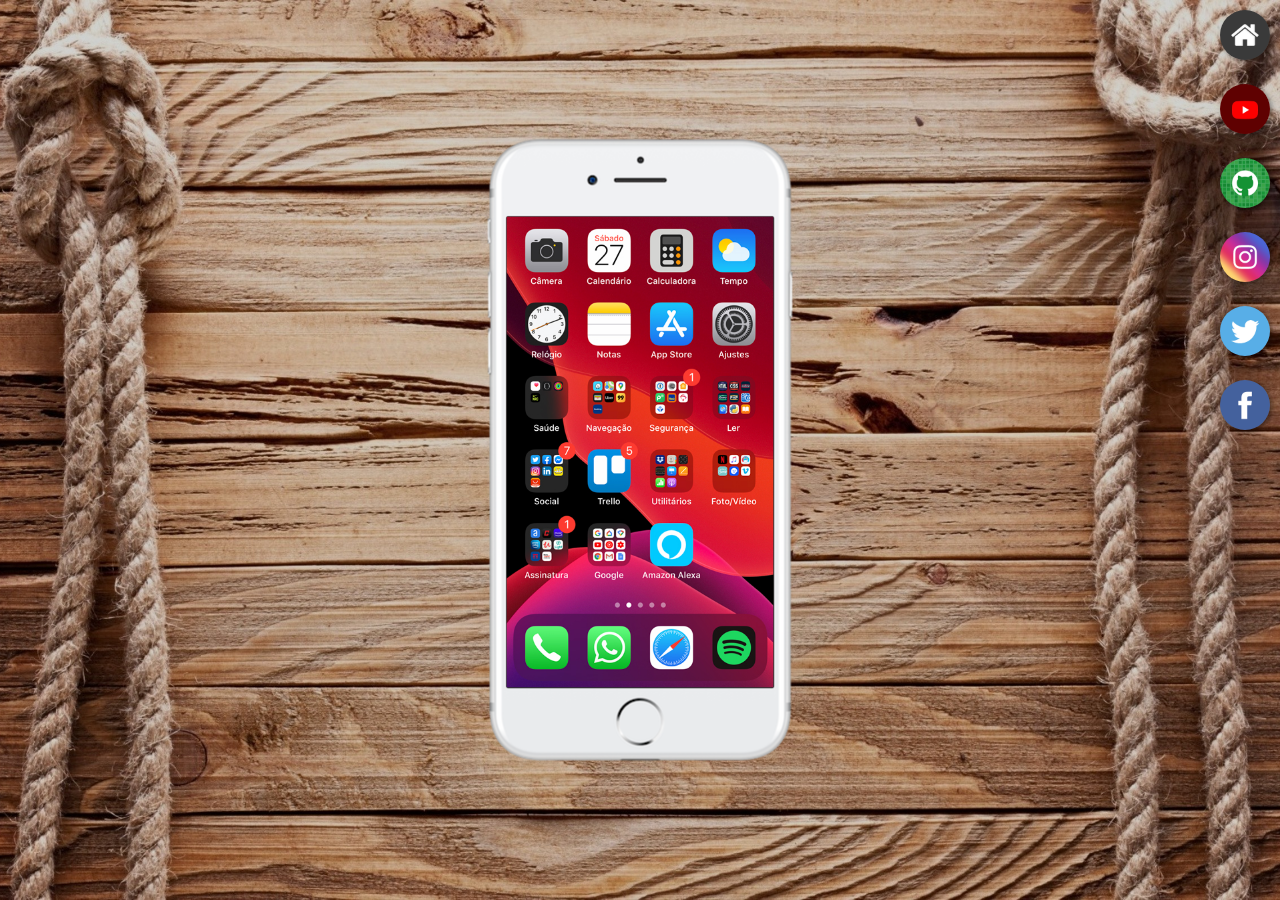
<file: index.html>
<!DOCTYPE html>
<html lang="pt-br">
<head>
    <meta charset="UTF-8">
    <meta http-equiv="X-UA-Compatible" content="IE=edge">
    <meta name="viewport" content="width=device-width, initial-scale=1.0">
    <title>Projeto Redes Sociais</title>
    <link rel="stylesheet" href="estilos/style.css">
    <link rel="shortcut icon" href="favicon.ico" type="image/x-icon">
</head>
<body>
    <main>
        <section id="telefone">
            <iframe src="home.html" frameborder="0" name="tela" id="tela">
                [Seu navegador não é compatível com isso!]
            </iframe>
        </section>

        <section id="redes_sociais">
            <a href="home.html" target="tela"><img src="imagens/logo-home.jpg" alt="Home"></a><br>
            <a href="youtube.html" target="tela"><img src="imagens/logo-youtube.jpg" alt="YouTube"></a><br>
            <a href="github.html" target="tela"><img src="imagens/logo-github.jpg" alt="GitHub"></a><br>
            <a href="instagram.html" target="tela"><img src="imagens/logo-instagram.jpg" alt="Instagram"></a><br>
            <a href="twitter.html" target="tela"><img src="imagens/logo-twitter.jpg" alt="Twitter"></a><br>
            <a href="facebook.html" target="tela"><img src="imagens/logo-facebook.jpg" alt="Facebook"></a>
        </section>
    </main>
</body>
</html>
</file>
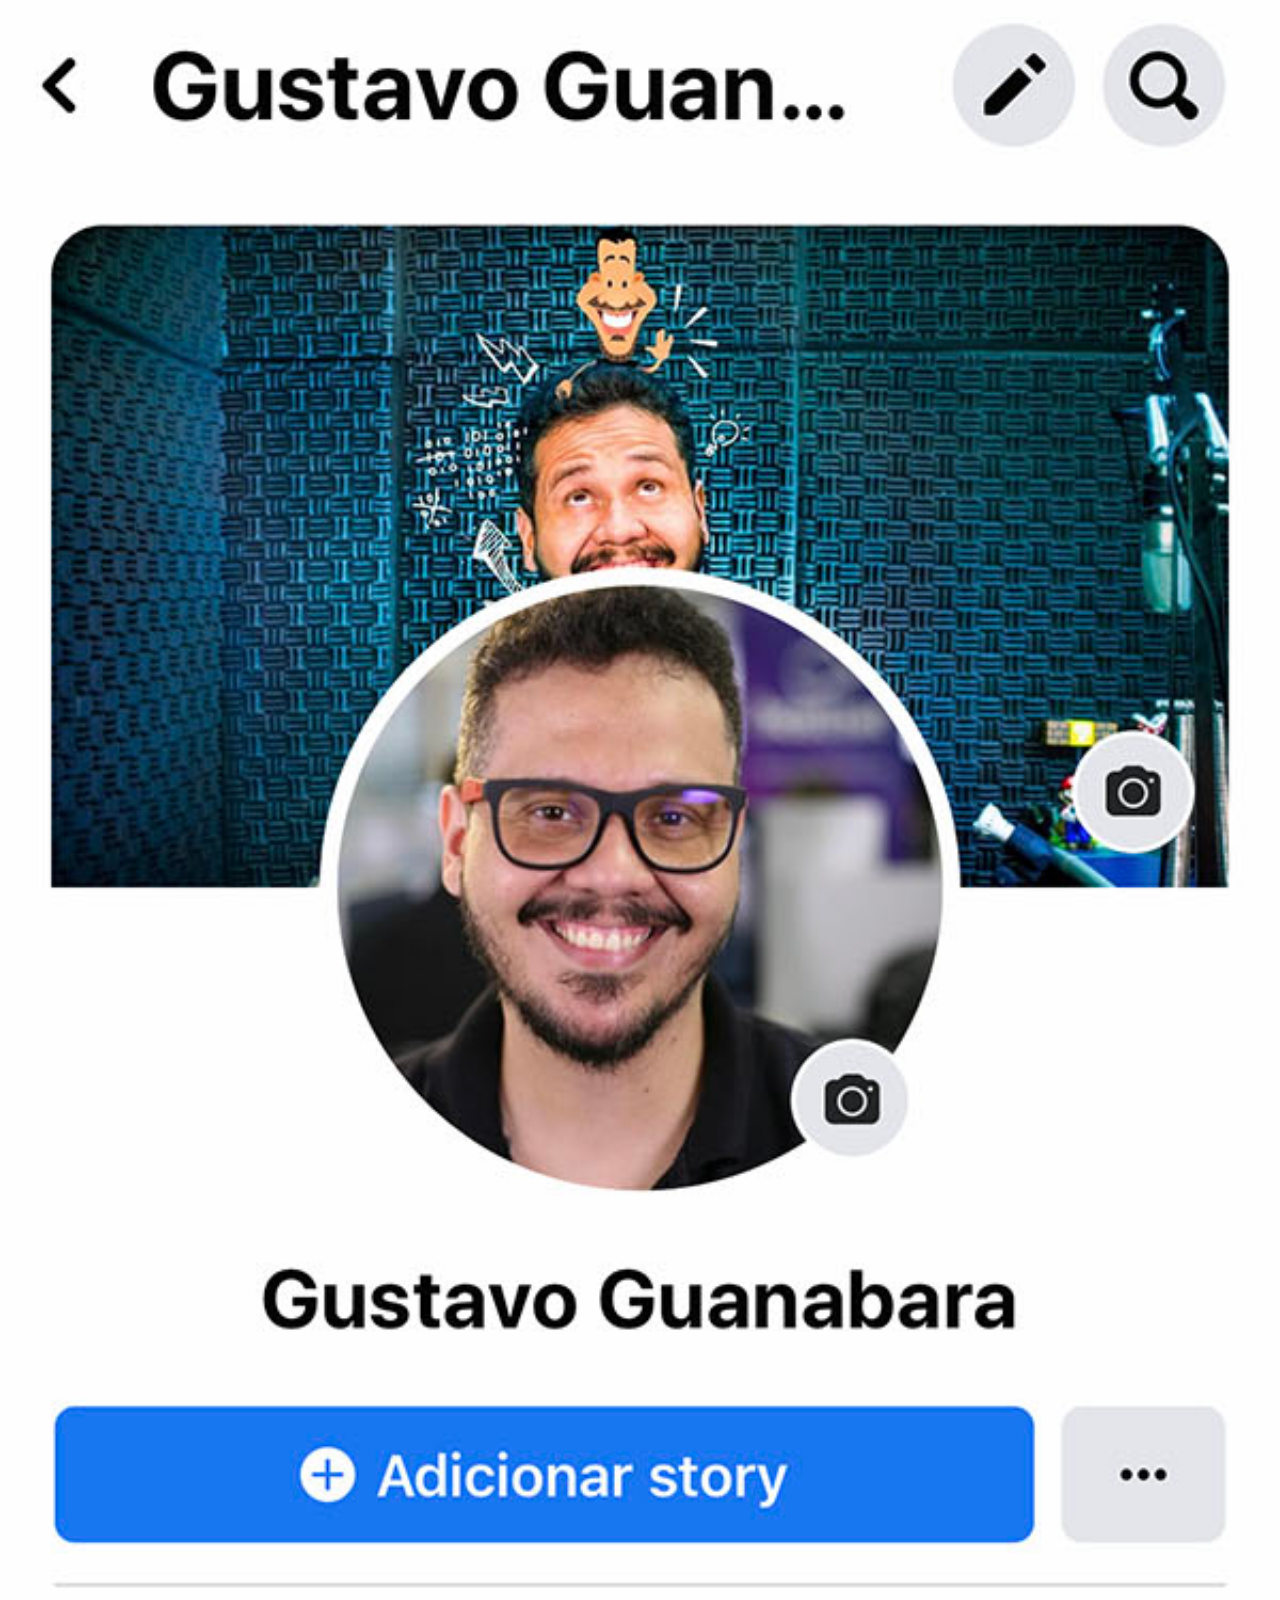
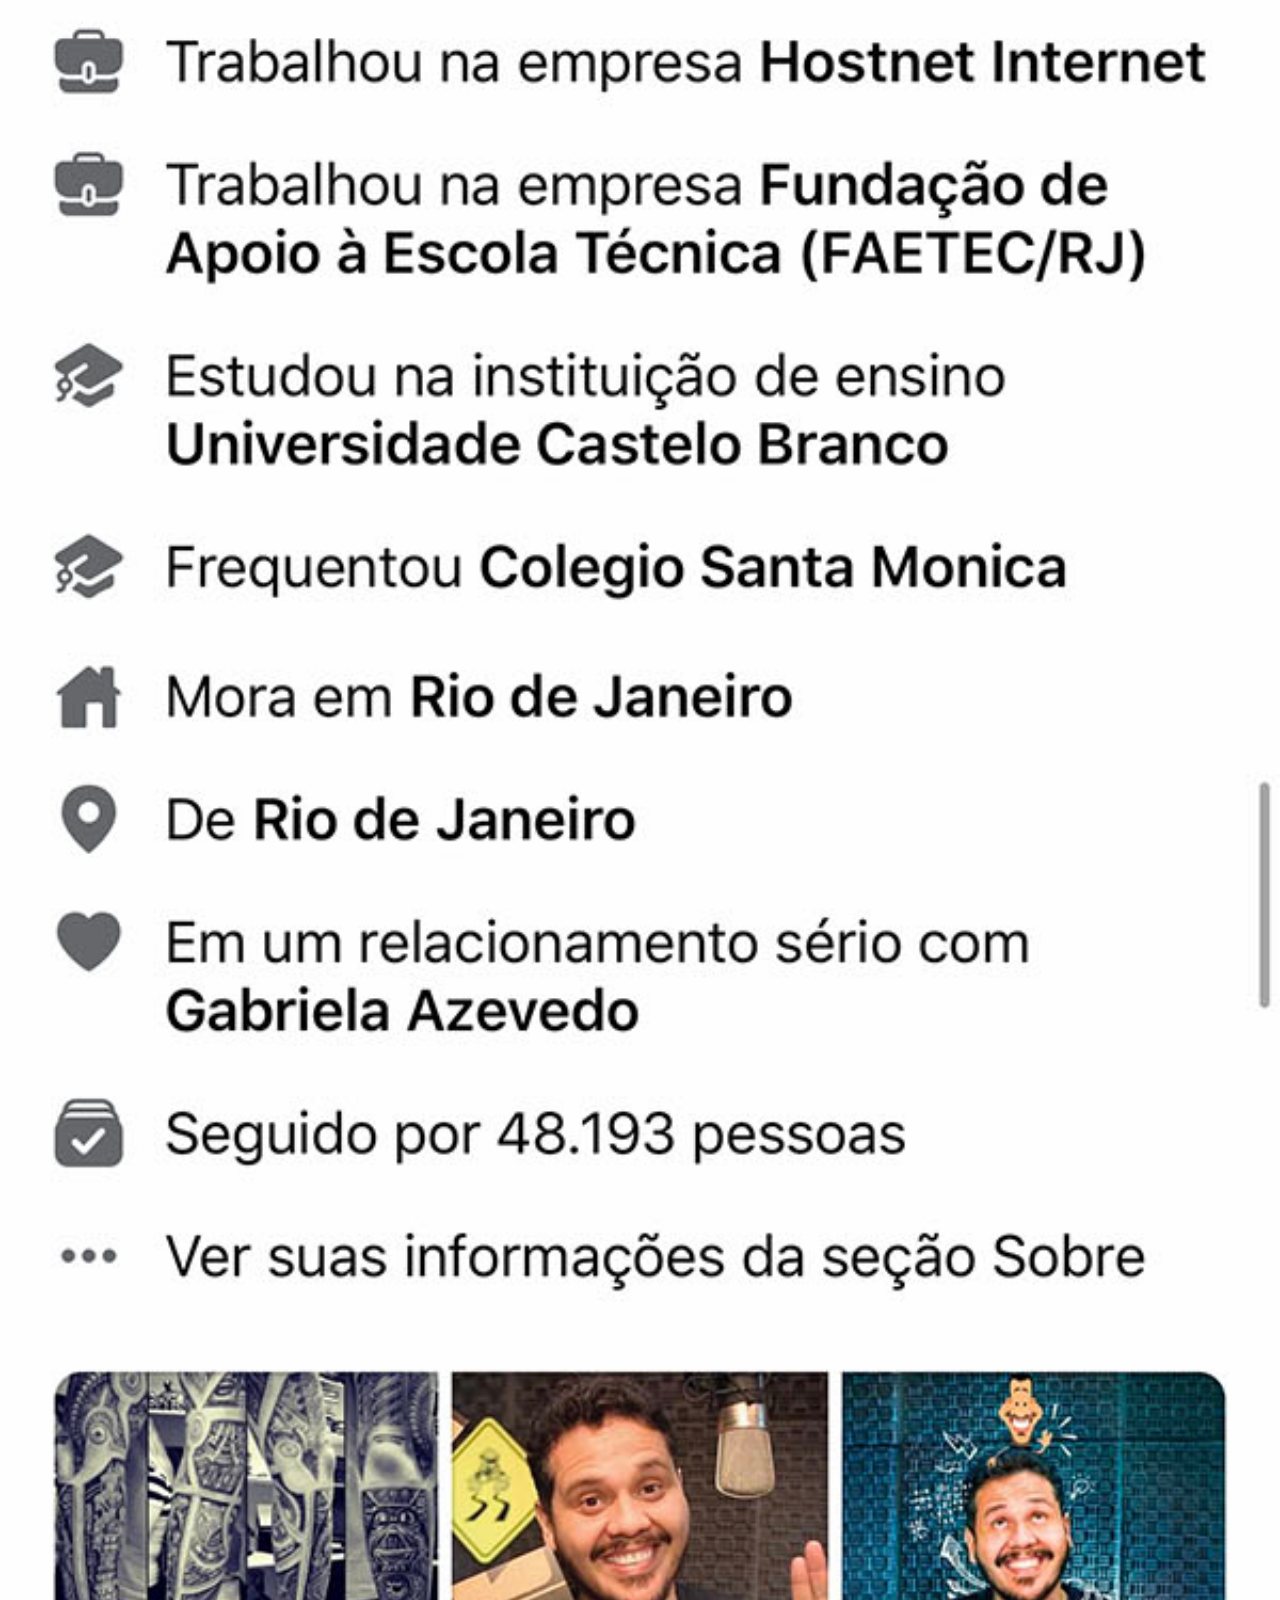
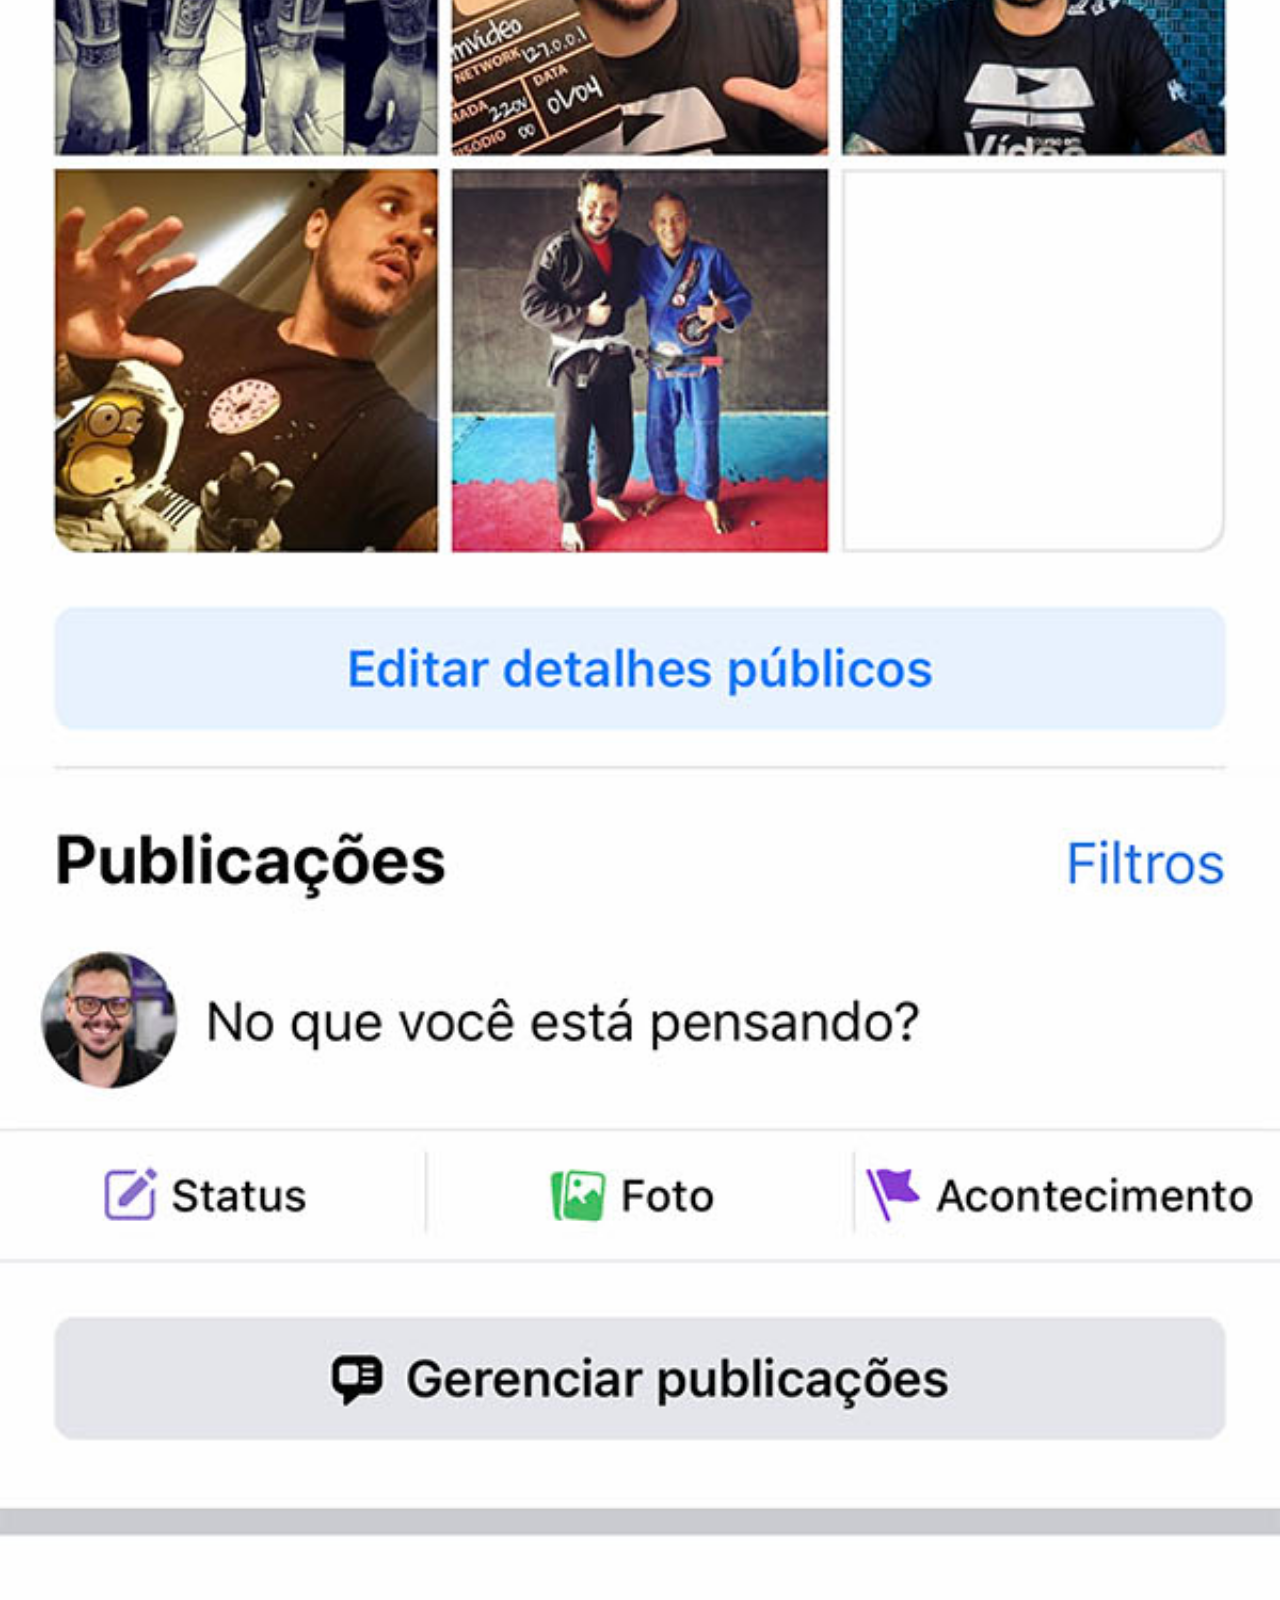
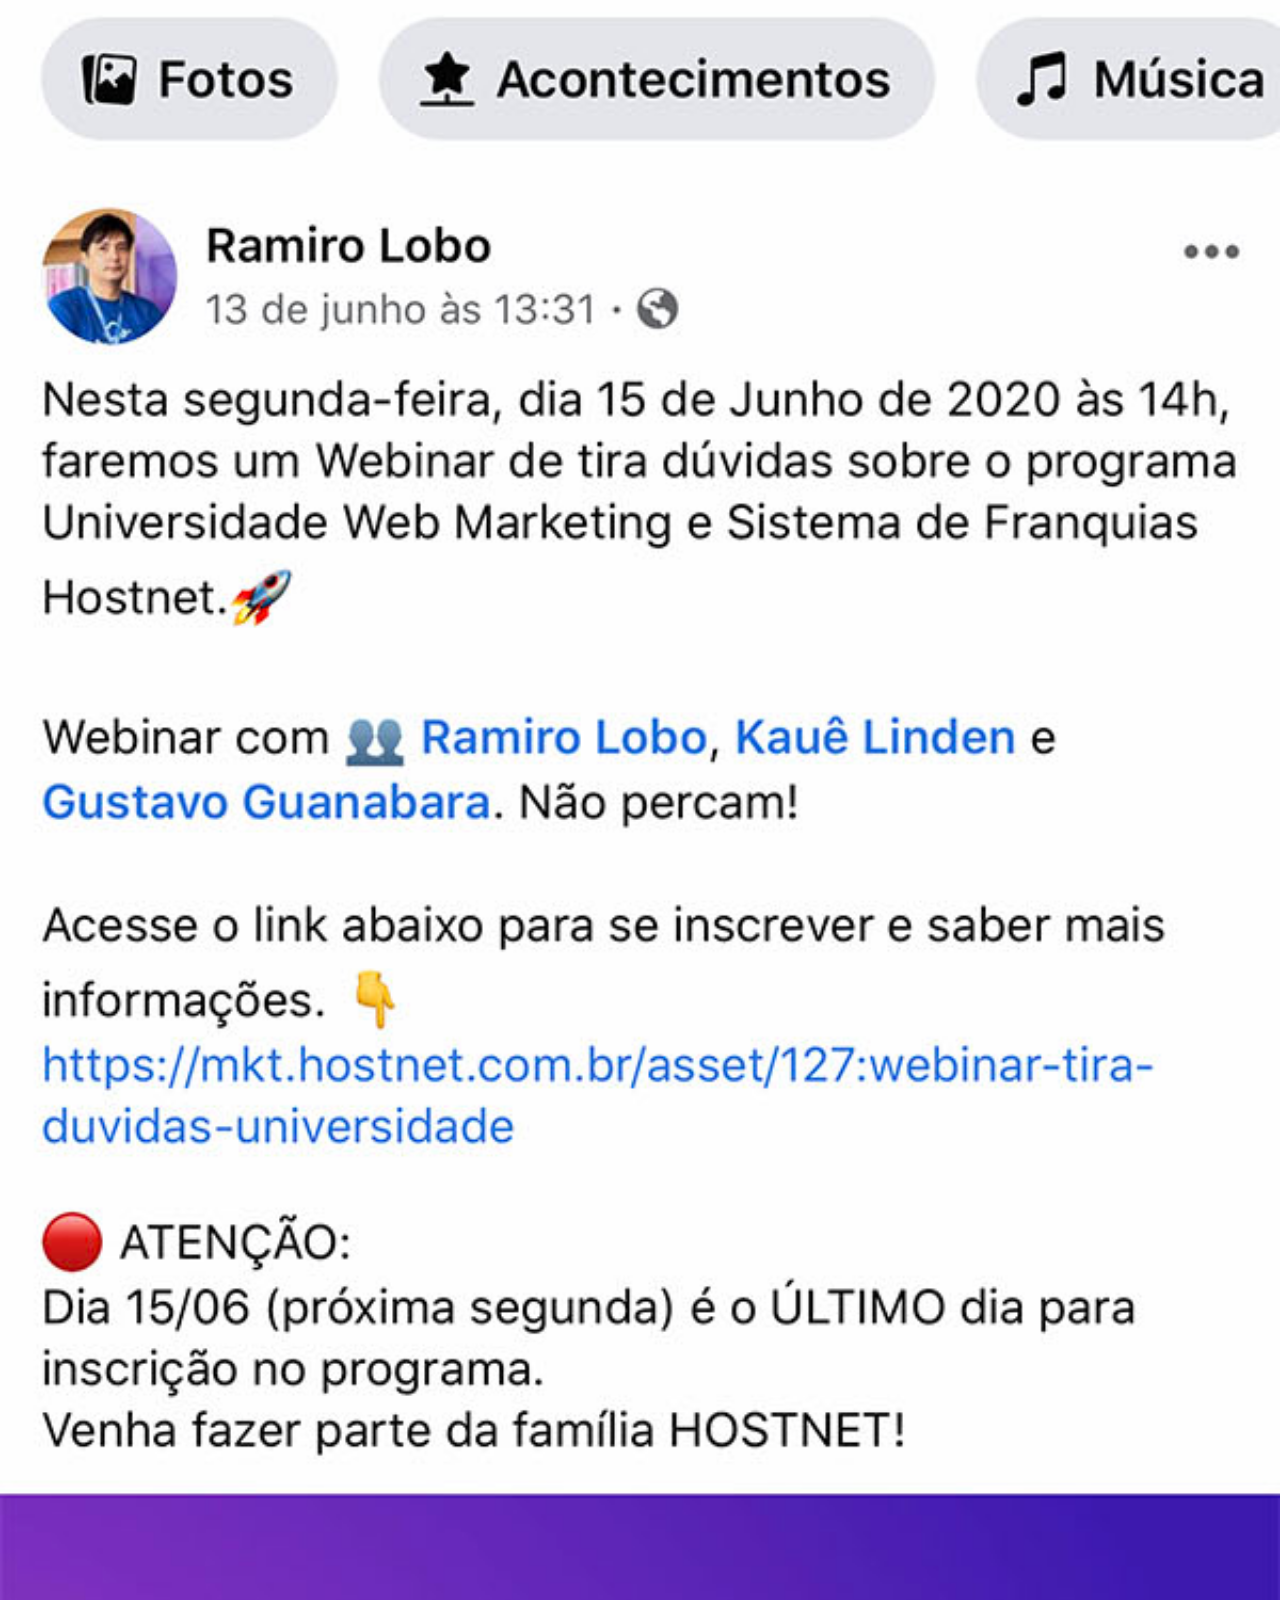
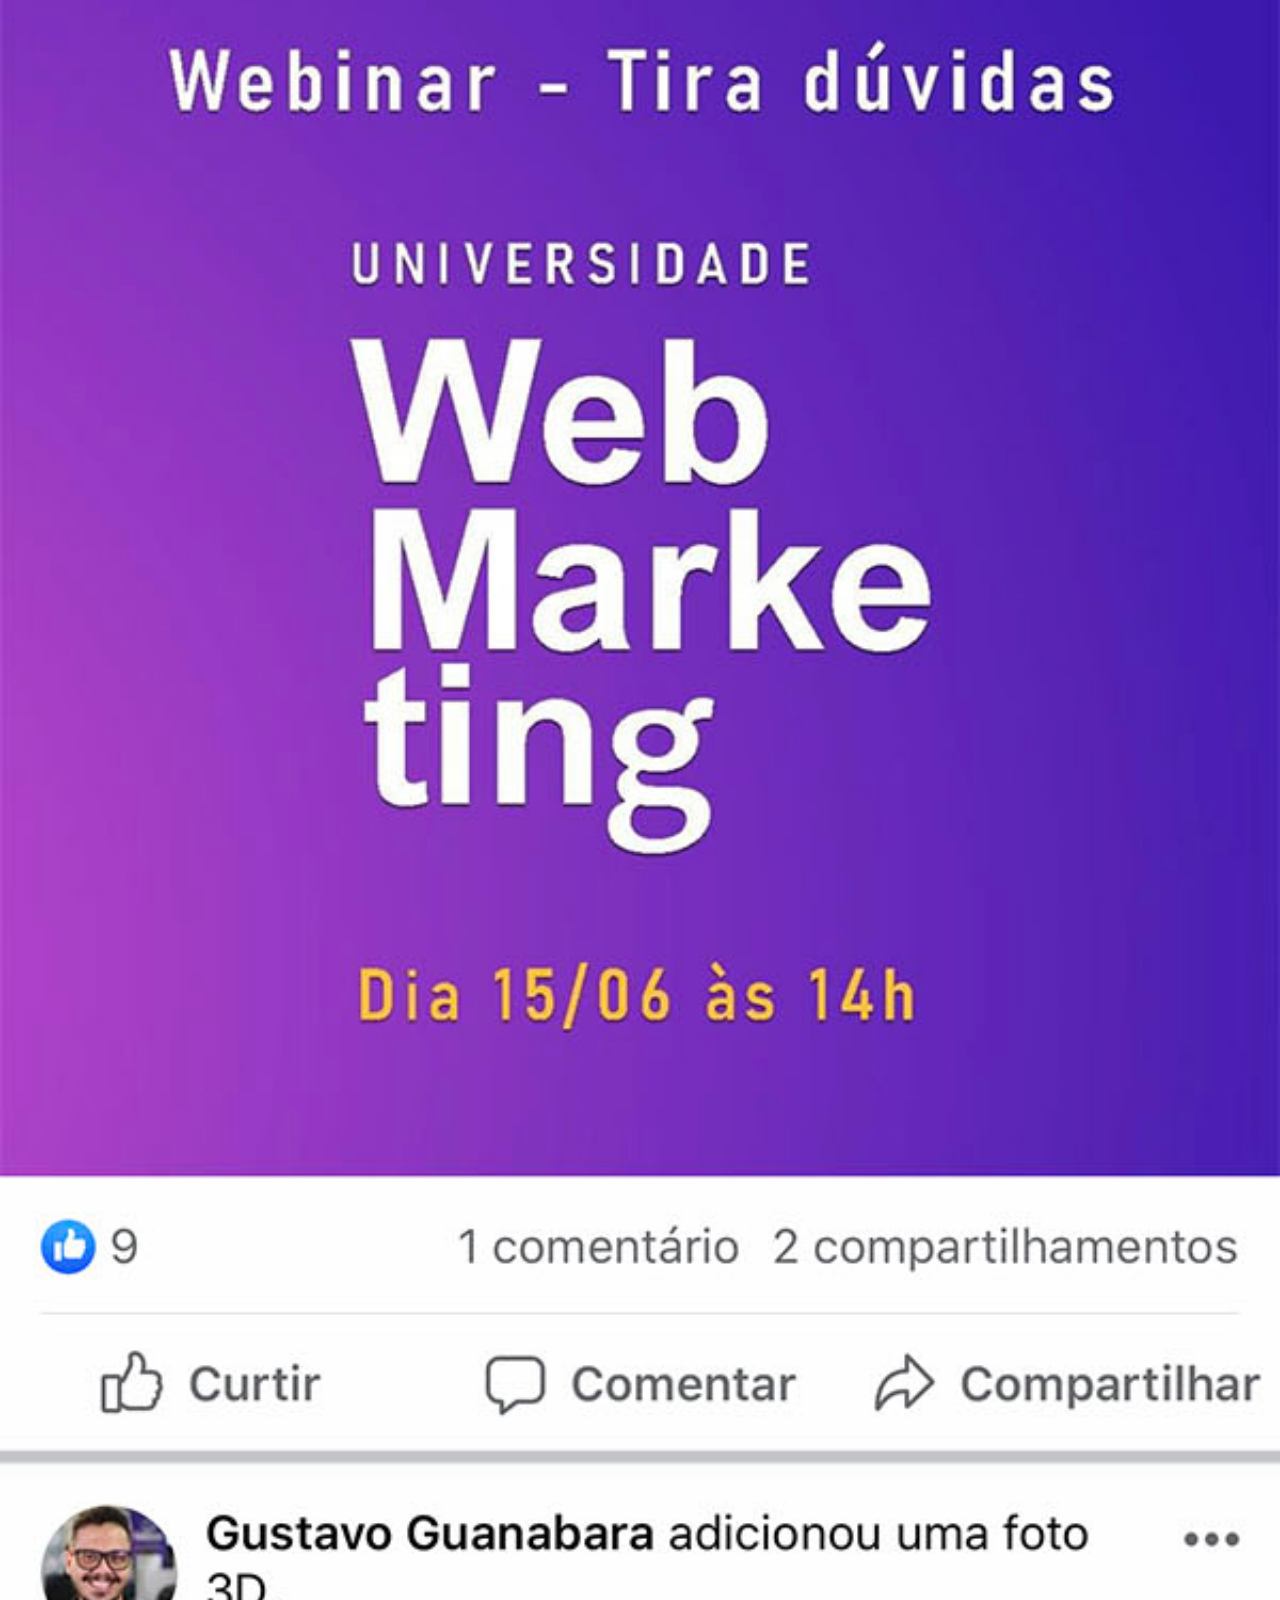
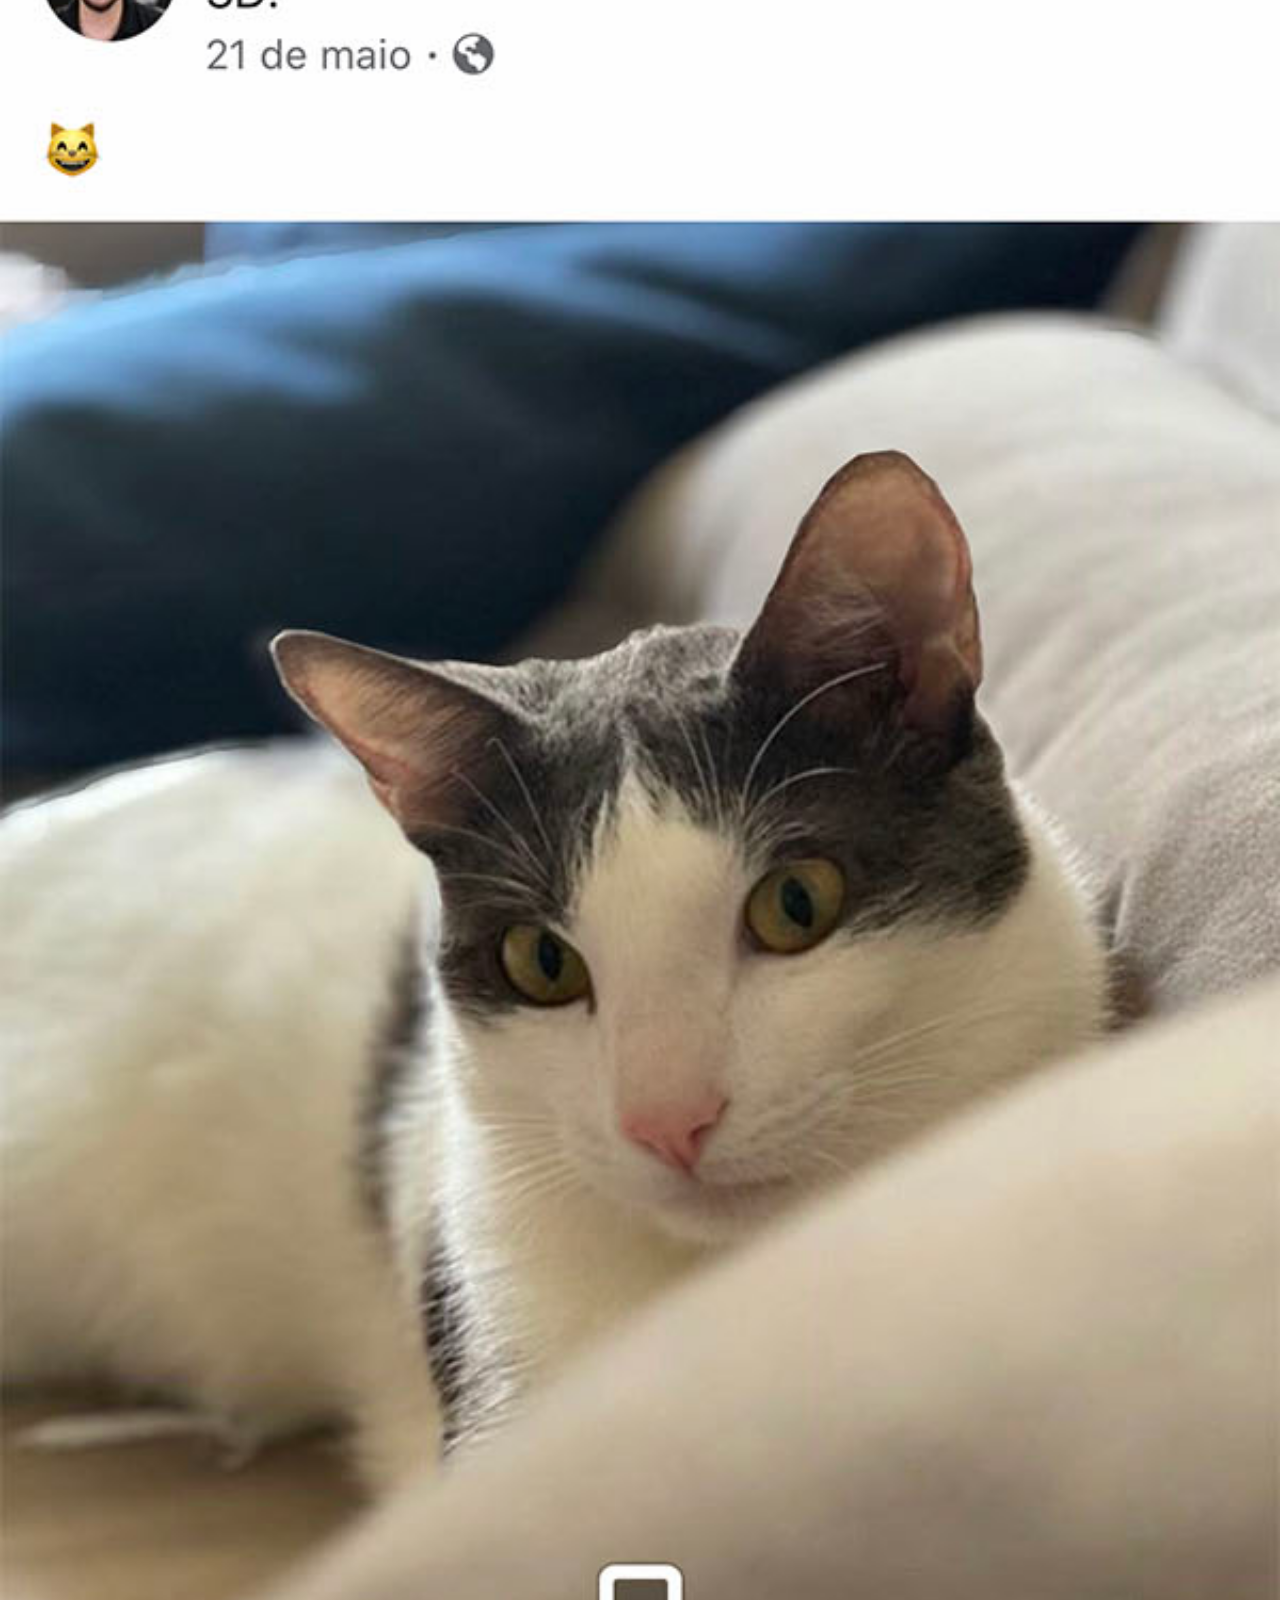
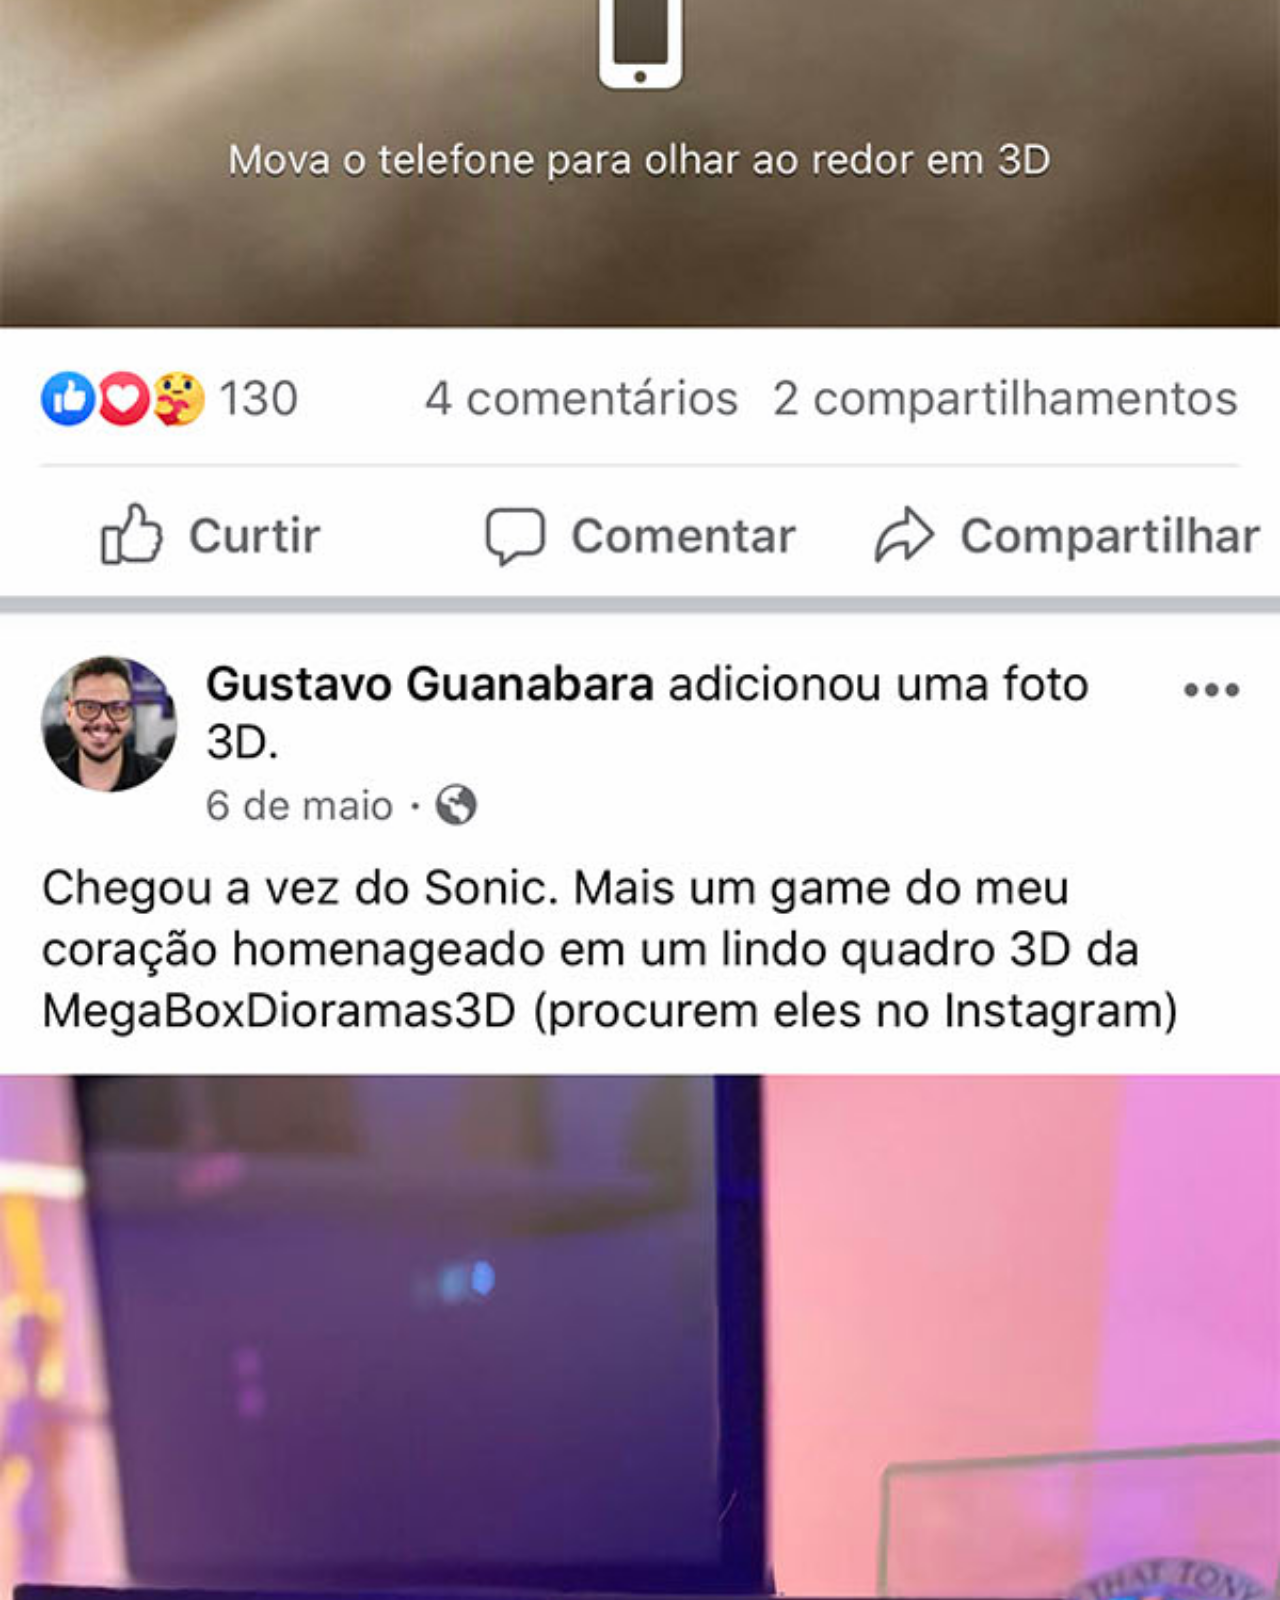
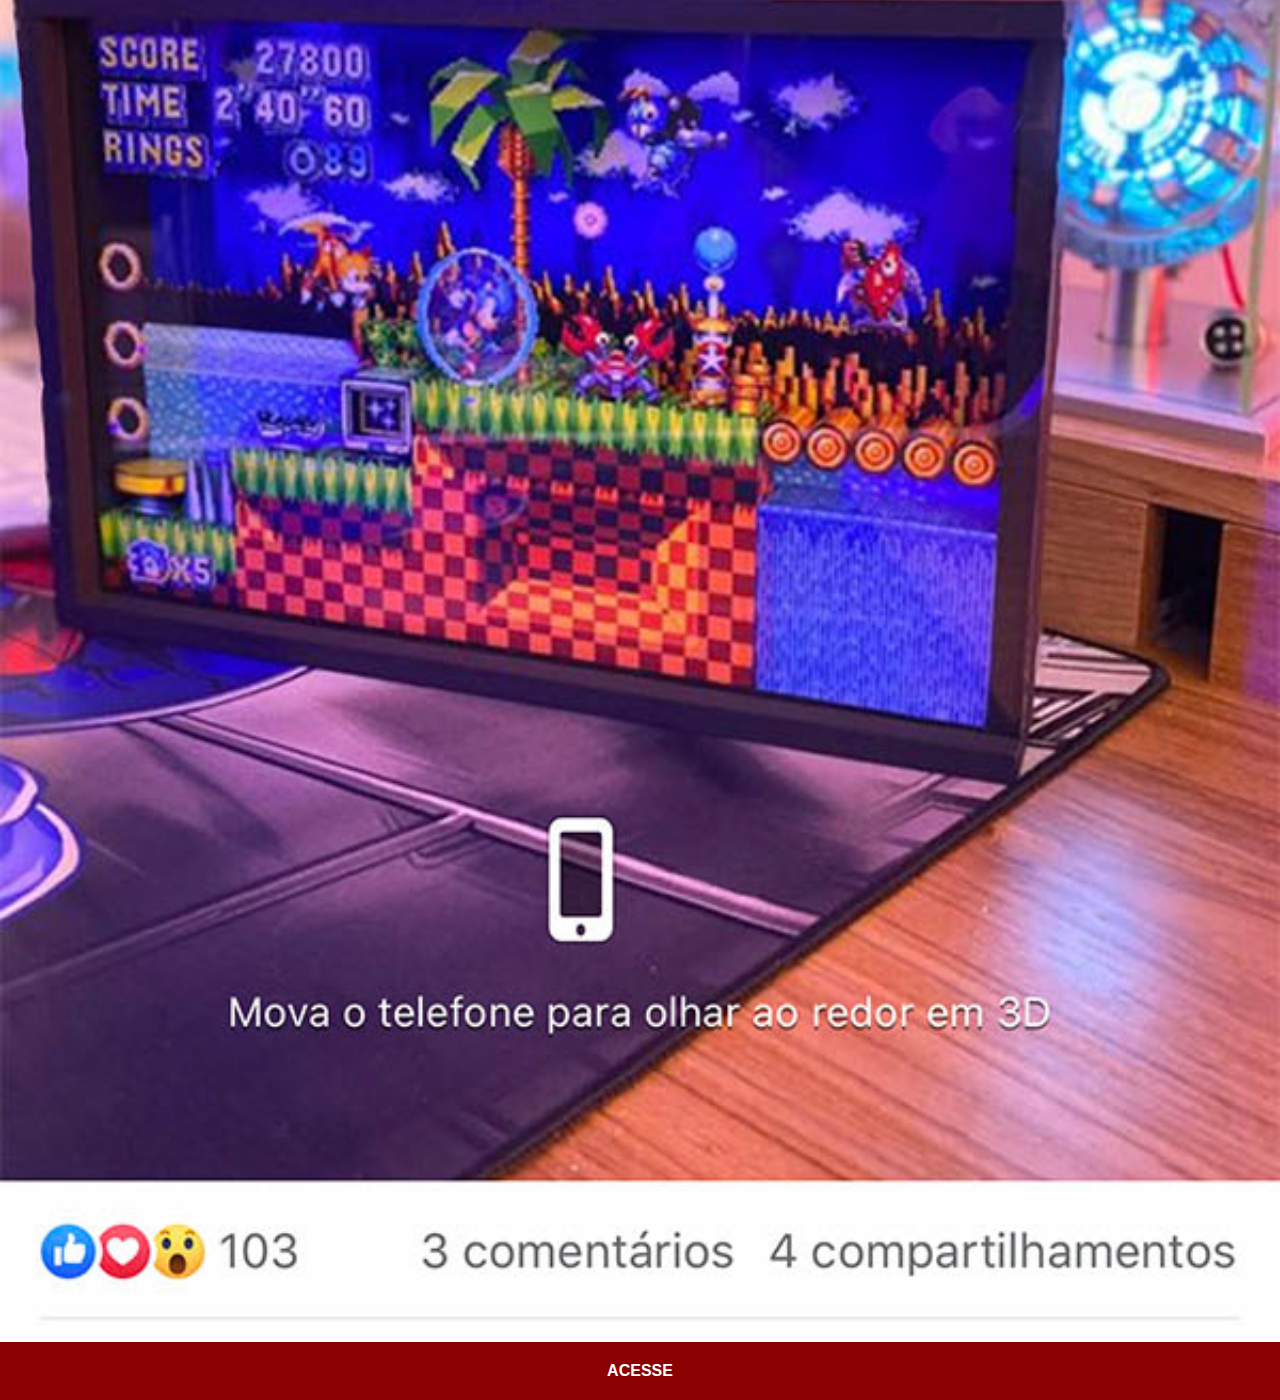
<file: facebook.html>
<!DOCTYPE html>
<html lang="pt-br">
<head>
    <meta charset="UTF-8">
    <meta http-equiv="X-UA-Compatible" content="IE=edge">
    <meta name="viewport" content="width=device-width, initial-scale=1.0">
    <title>Facebook</title>
    <link rel="stylesheet" href="estilos/social.css">
</head>
<body>
    <img src="imagens/tela-facebook.jpg" alt="YouTube">
    <a href="https://facebook.com" target="_blank" rel="external">ACESSE</a>
</body>
</html>
</file>
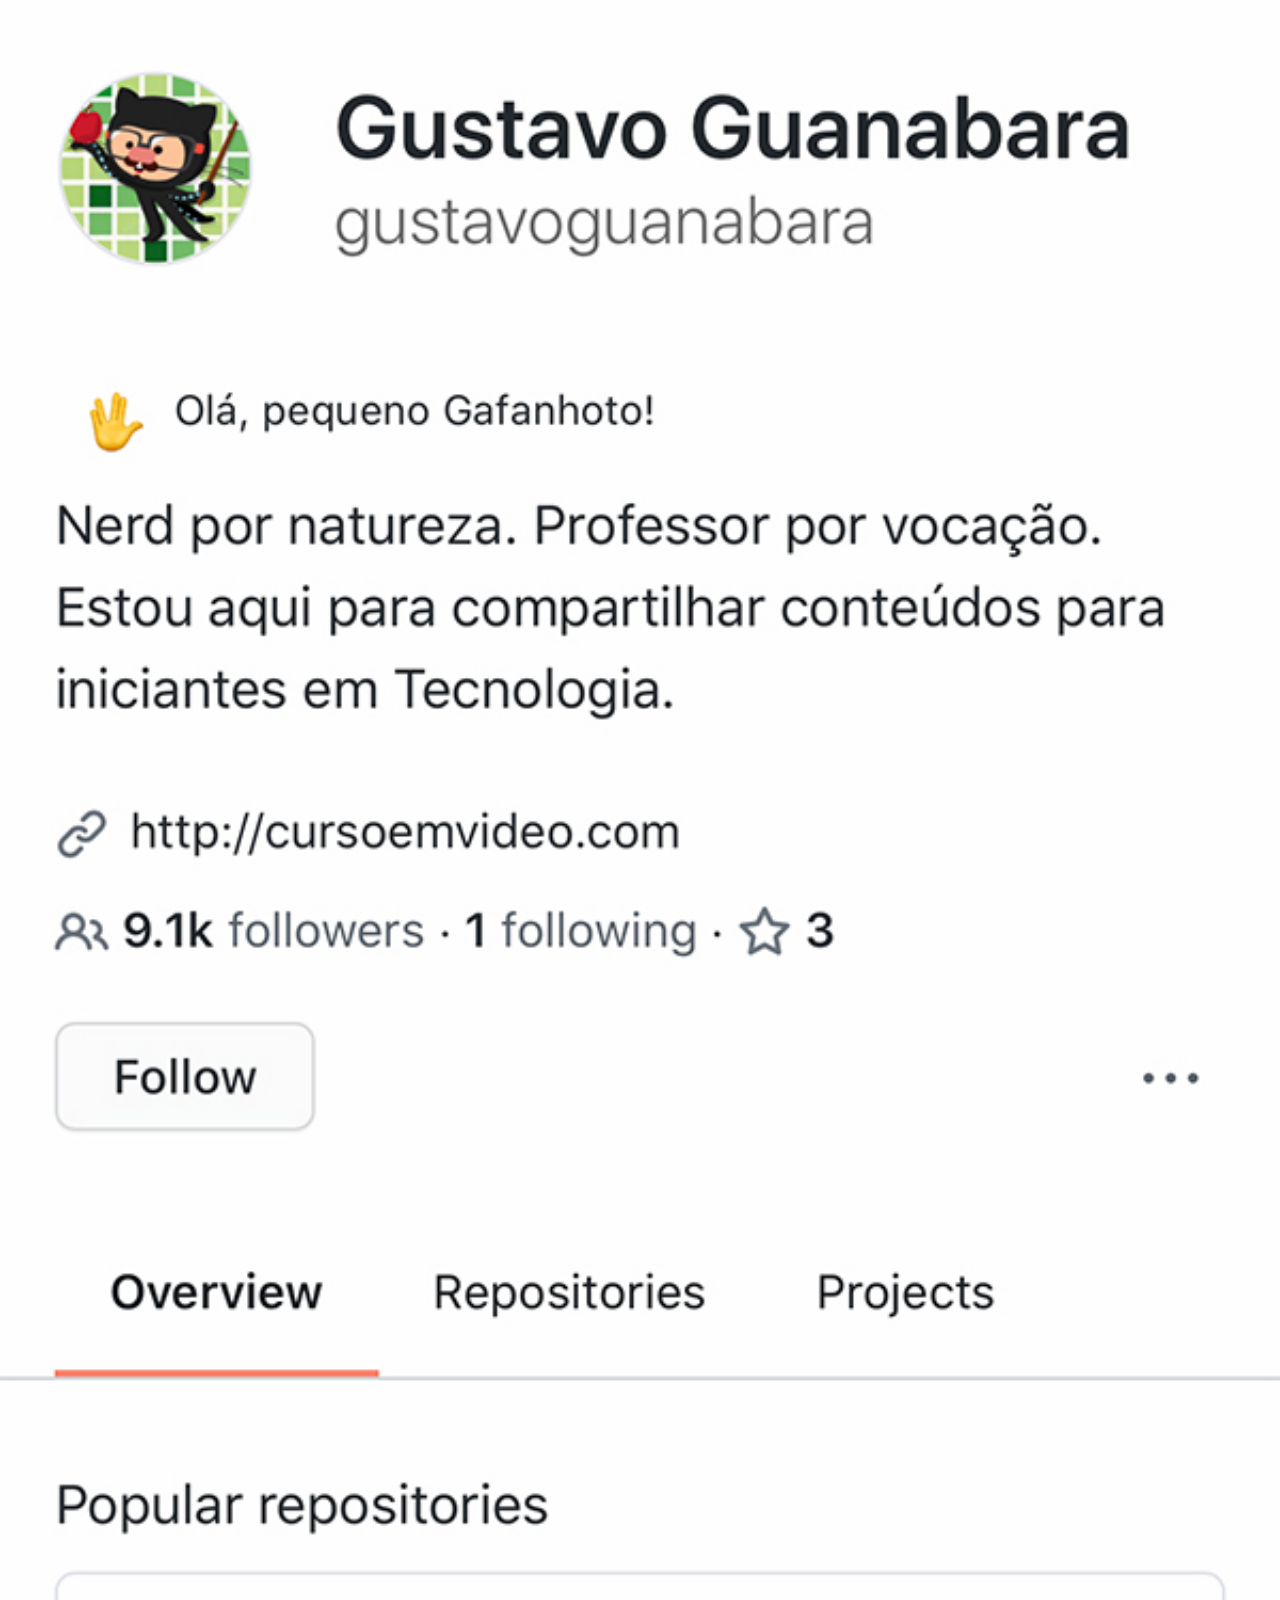
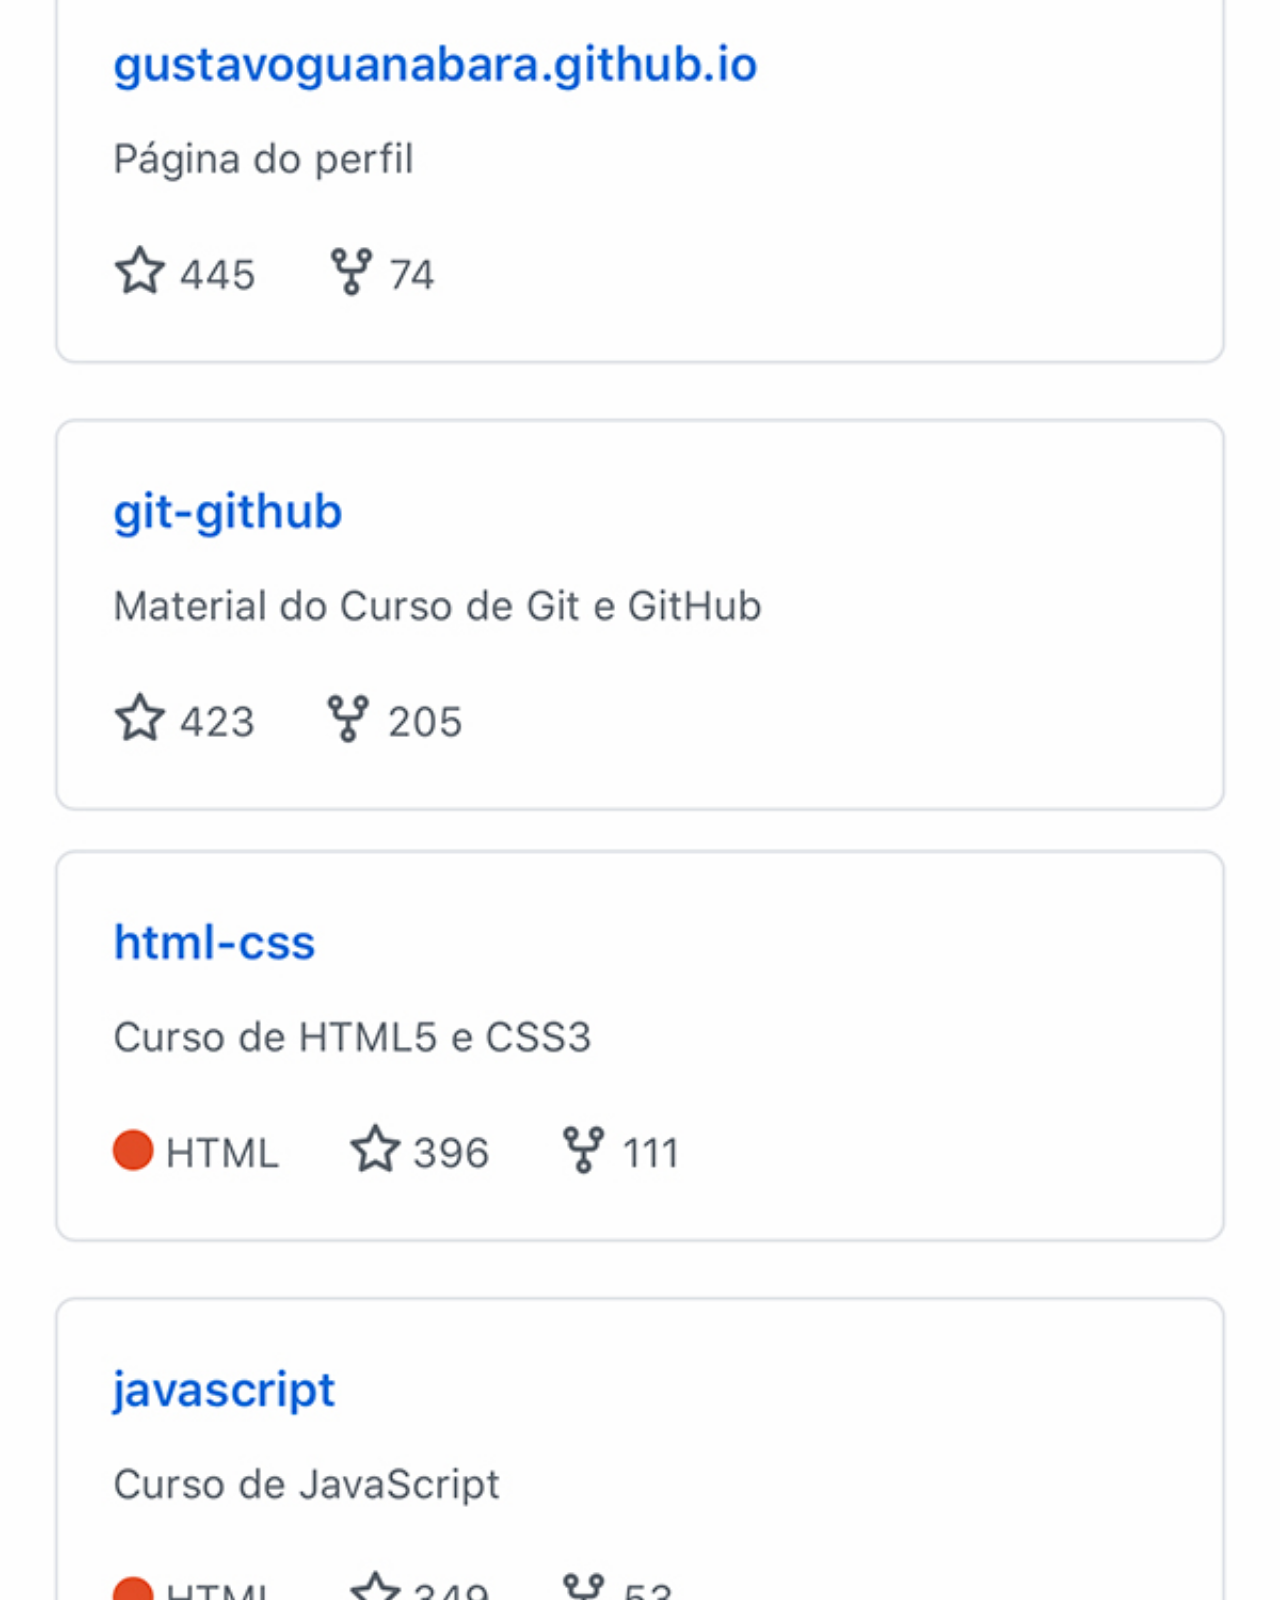
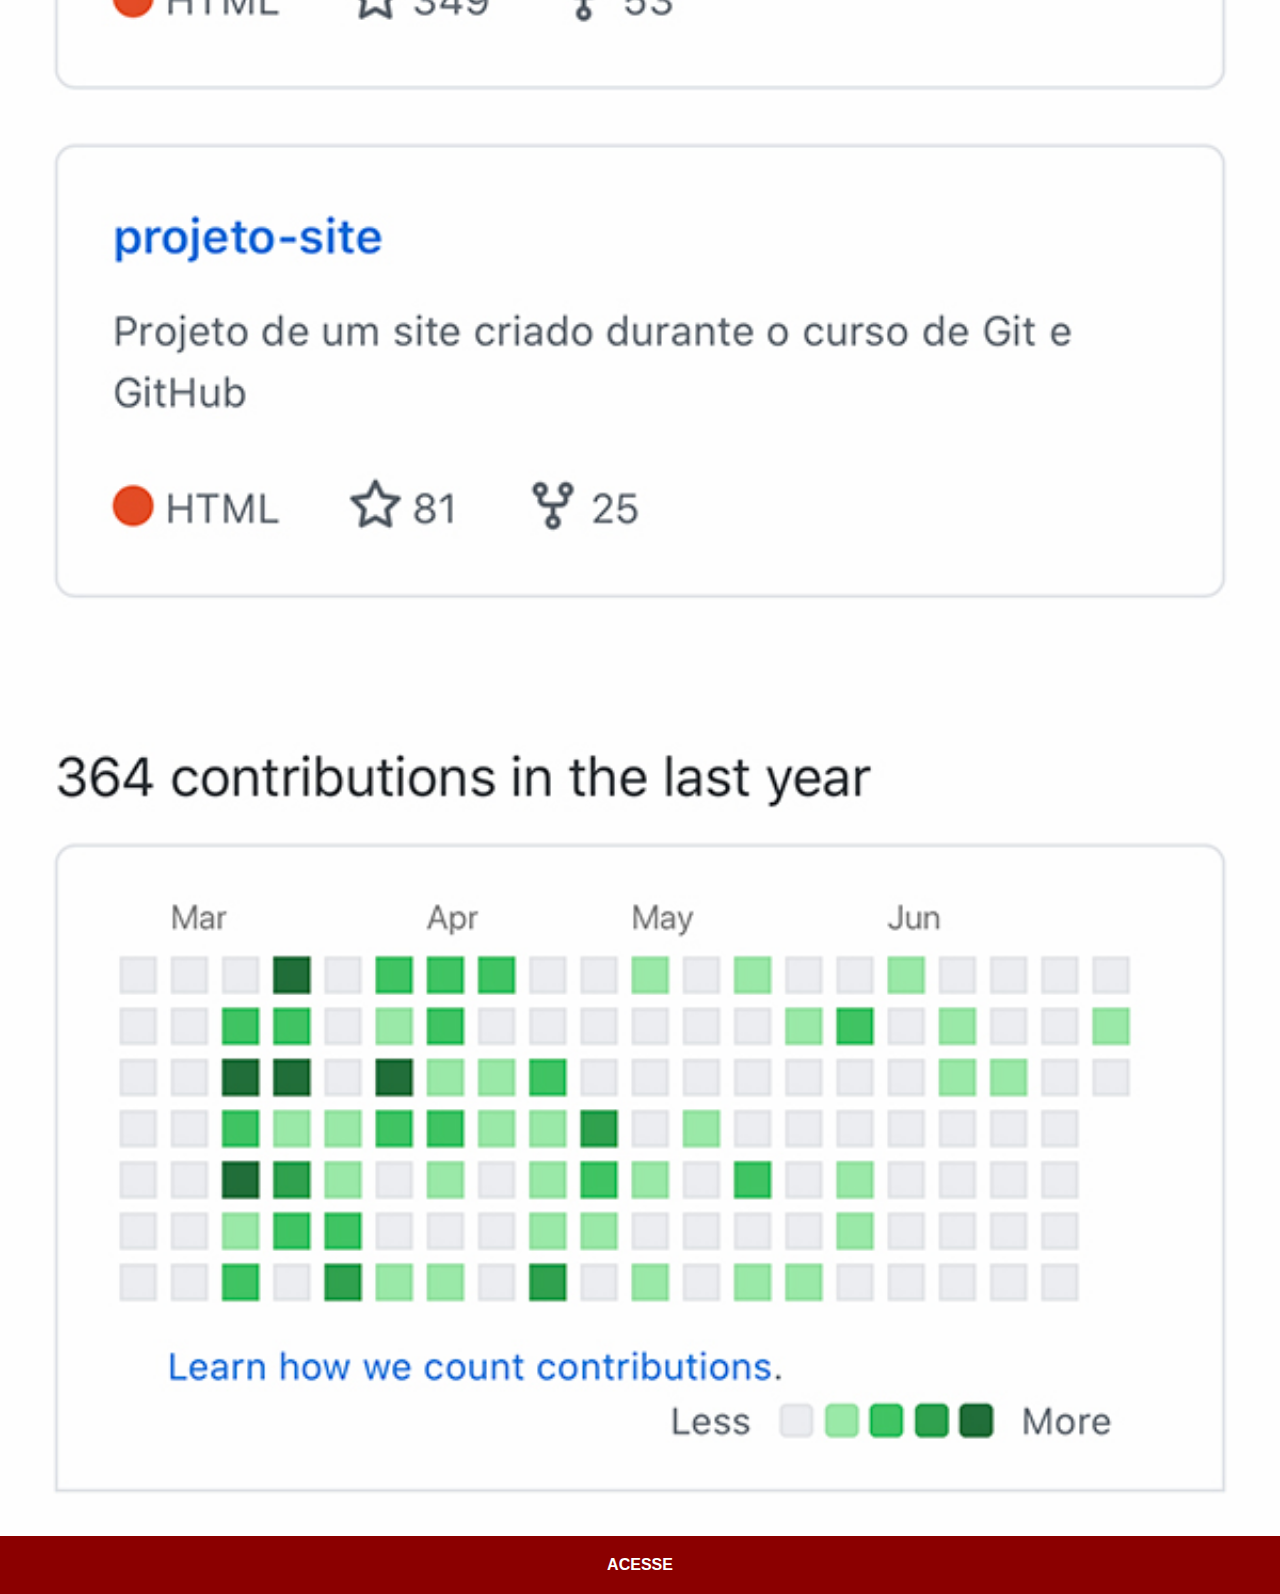
<file: github.html>
<!DOCTYPE html>
<html lang="pt-br">
<head>
    <meta charset="UTF-8">
    <meta http-equiv="X-UA-Compatible" content="IE=edge">
    <meta name="viewport" content="width=device-width, initial-scale=1.0">
    <title>GitHub</title>
    <link rel="stylesheet" href="estilos/social.css">
</head>
<body>
    <img src="imagens/tela-github.jpg" alt="YouTube">
    <a href="https://github.com" target="_blank" rel="external">ACESSE</a>
</body>
</html>
</file>
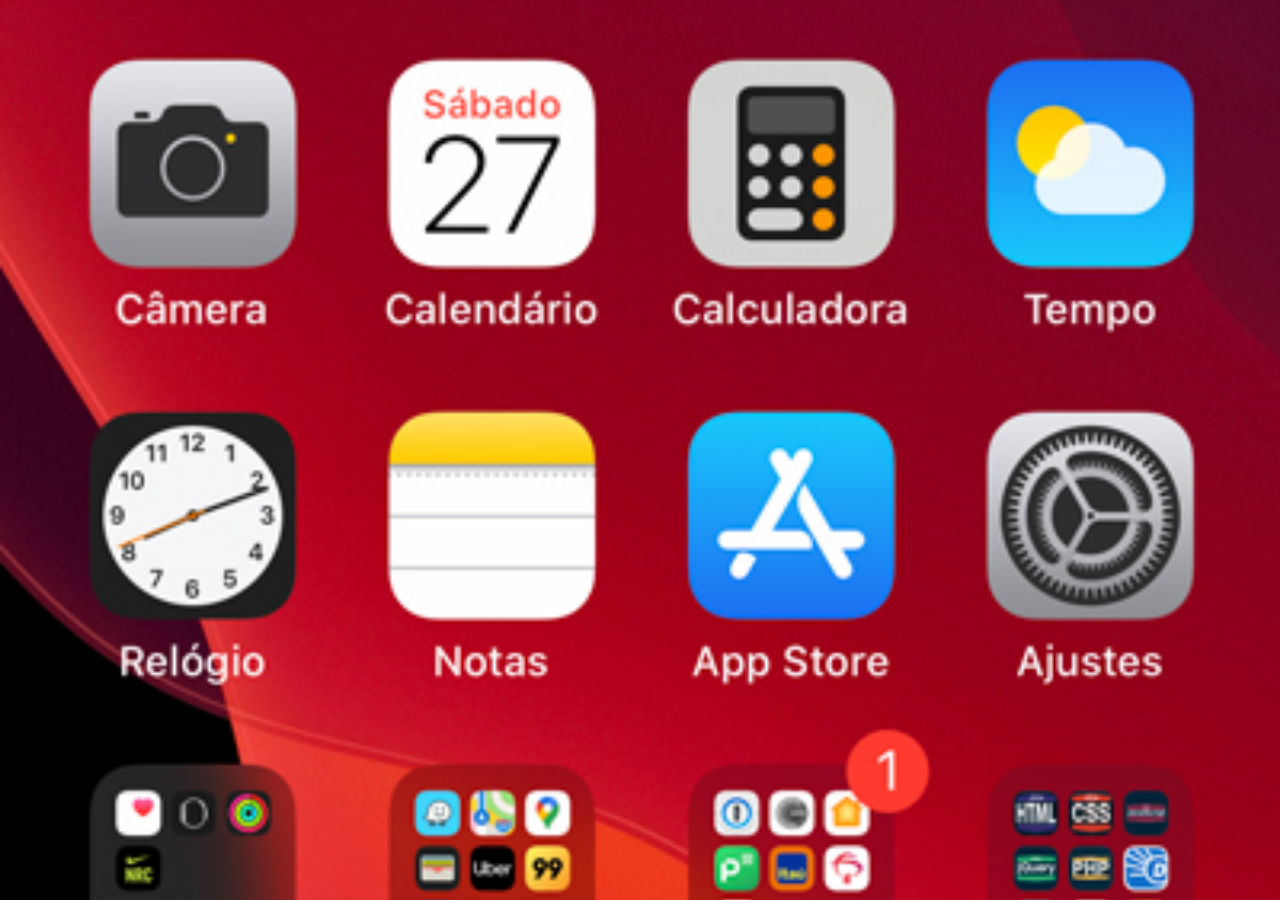
<file: home.html>
<!DOCTYPE html>
<html lang="pt-br">
<head>
    <meta charset="UTF-8">
    <meta http-equiv="X-UA-Compatible" content="IE=edge">
    <meta name="viewport" content="width=device-width, initial-scale=1.0">
    <title>Home</title>
    <style>
        * {
            margin: 0px;
            padding: 0px;
        }

        body {
            height: 100vh;
            width: 100vw;
            background: black url(imagens/tela-home.jpg) no-repeat top center;
            background-size: cover;
        }
    </style>
</head>
<body>
    
</body>
</html>
</file>
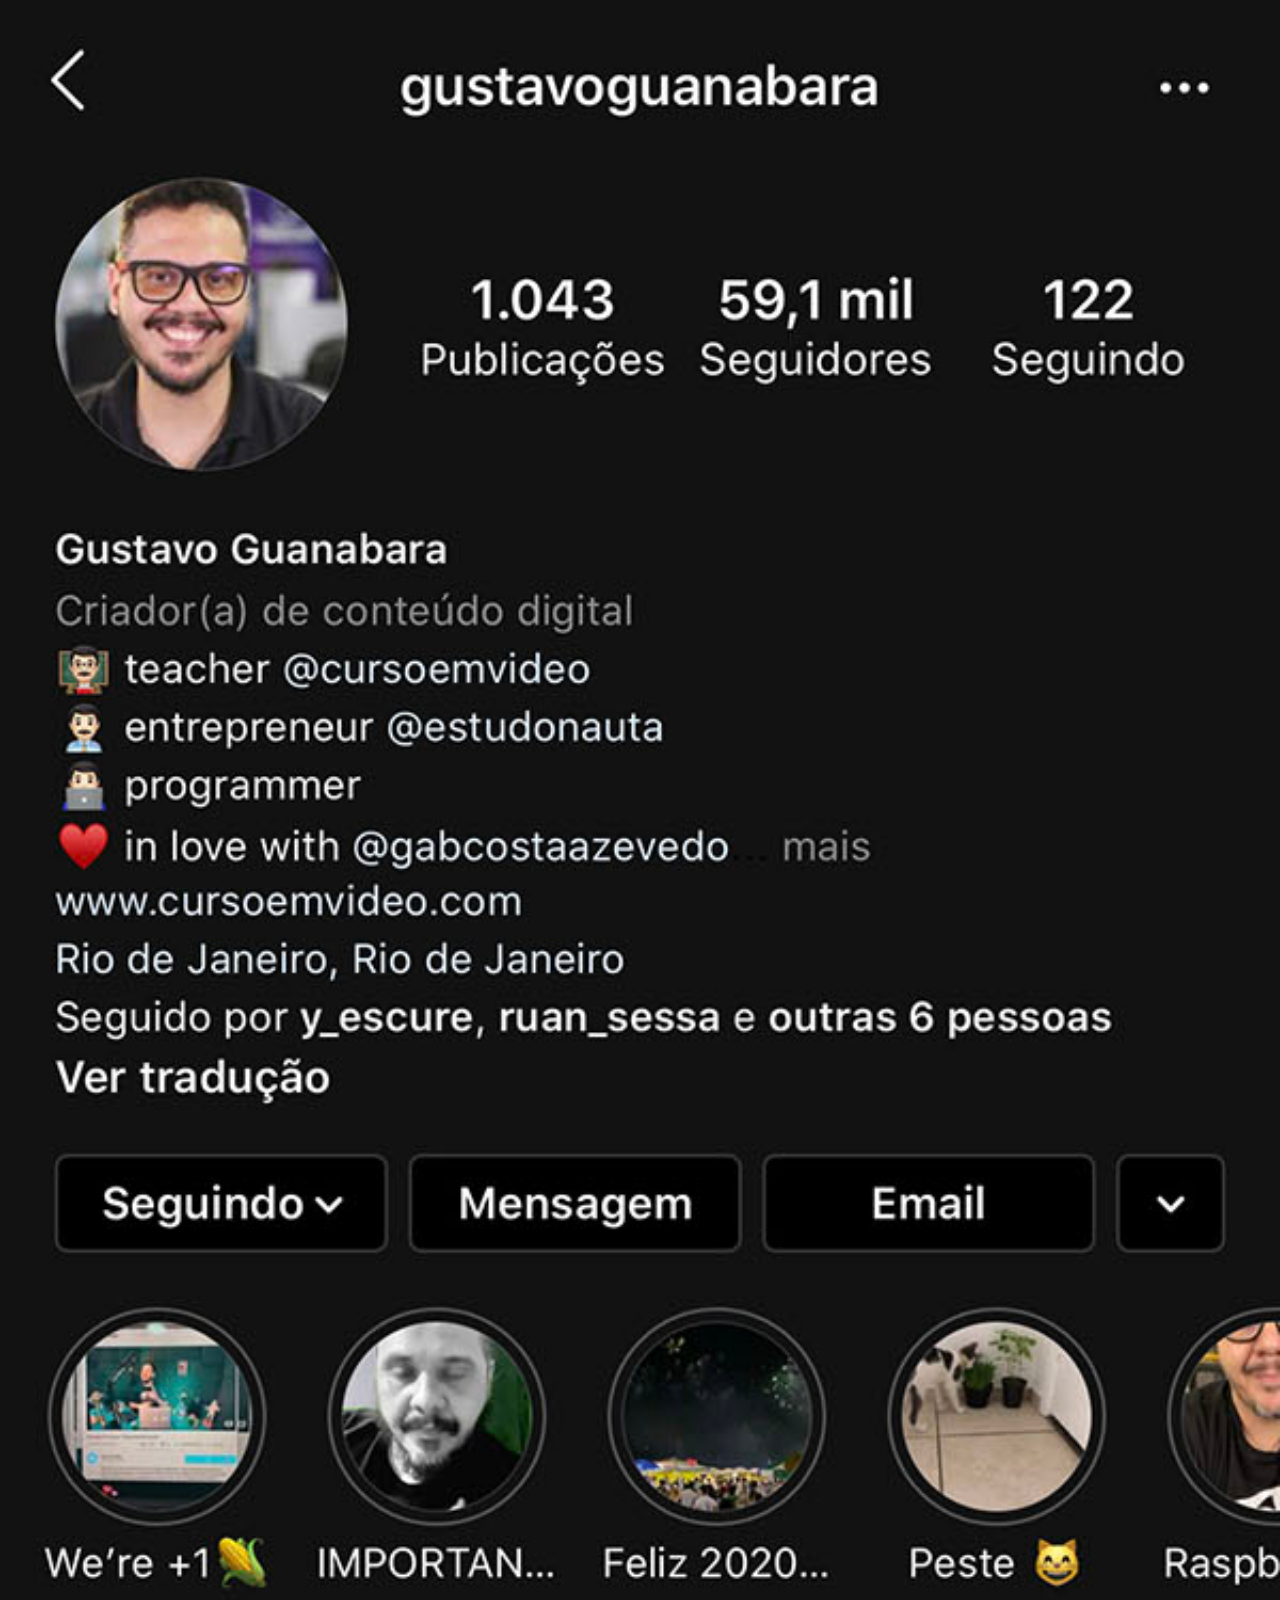
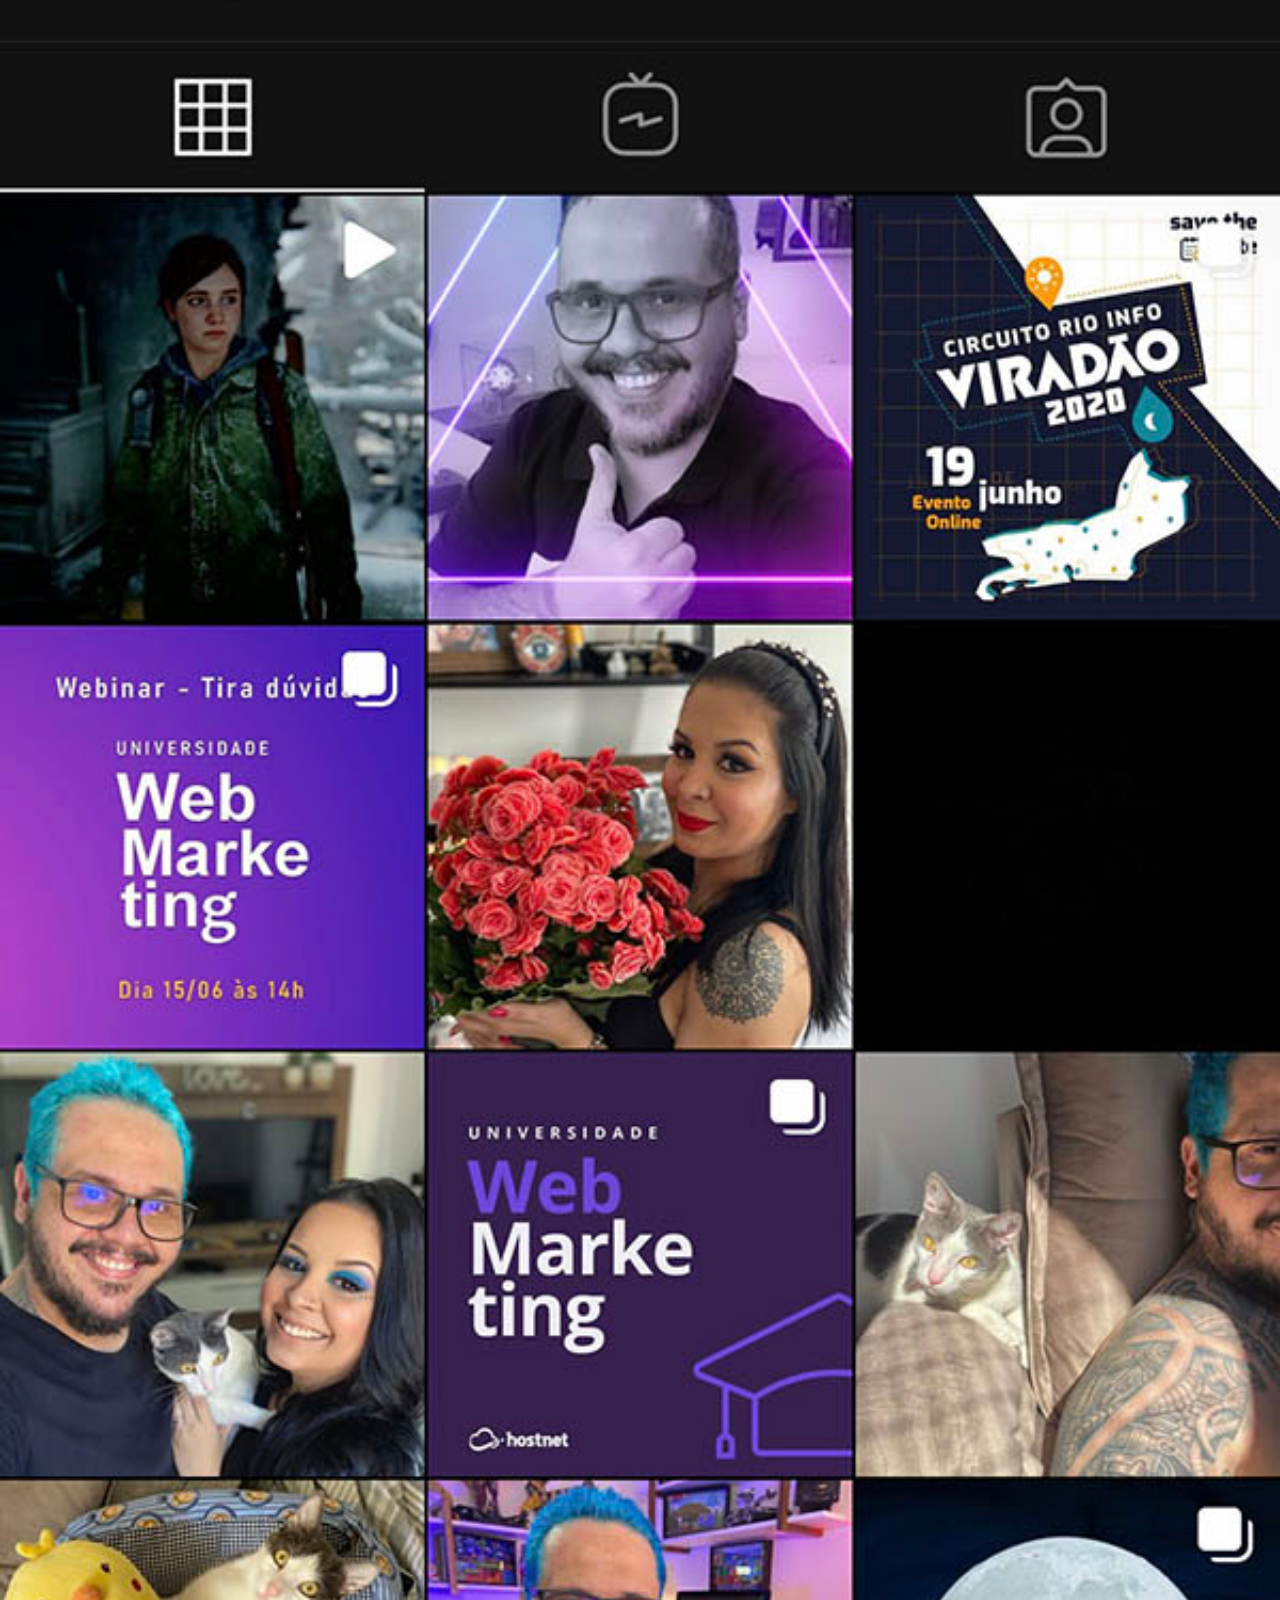
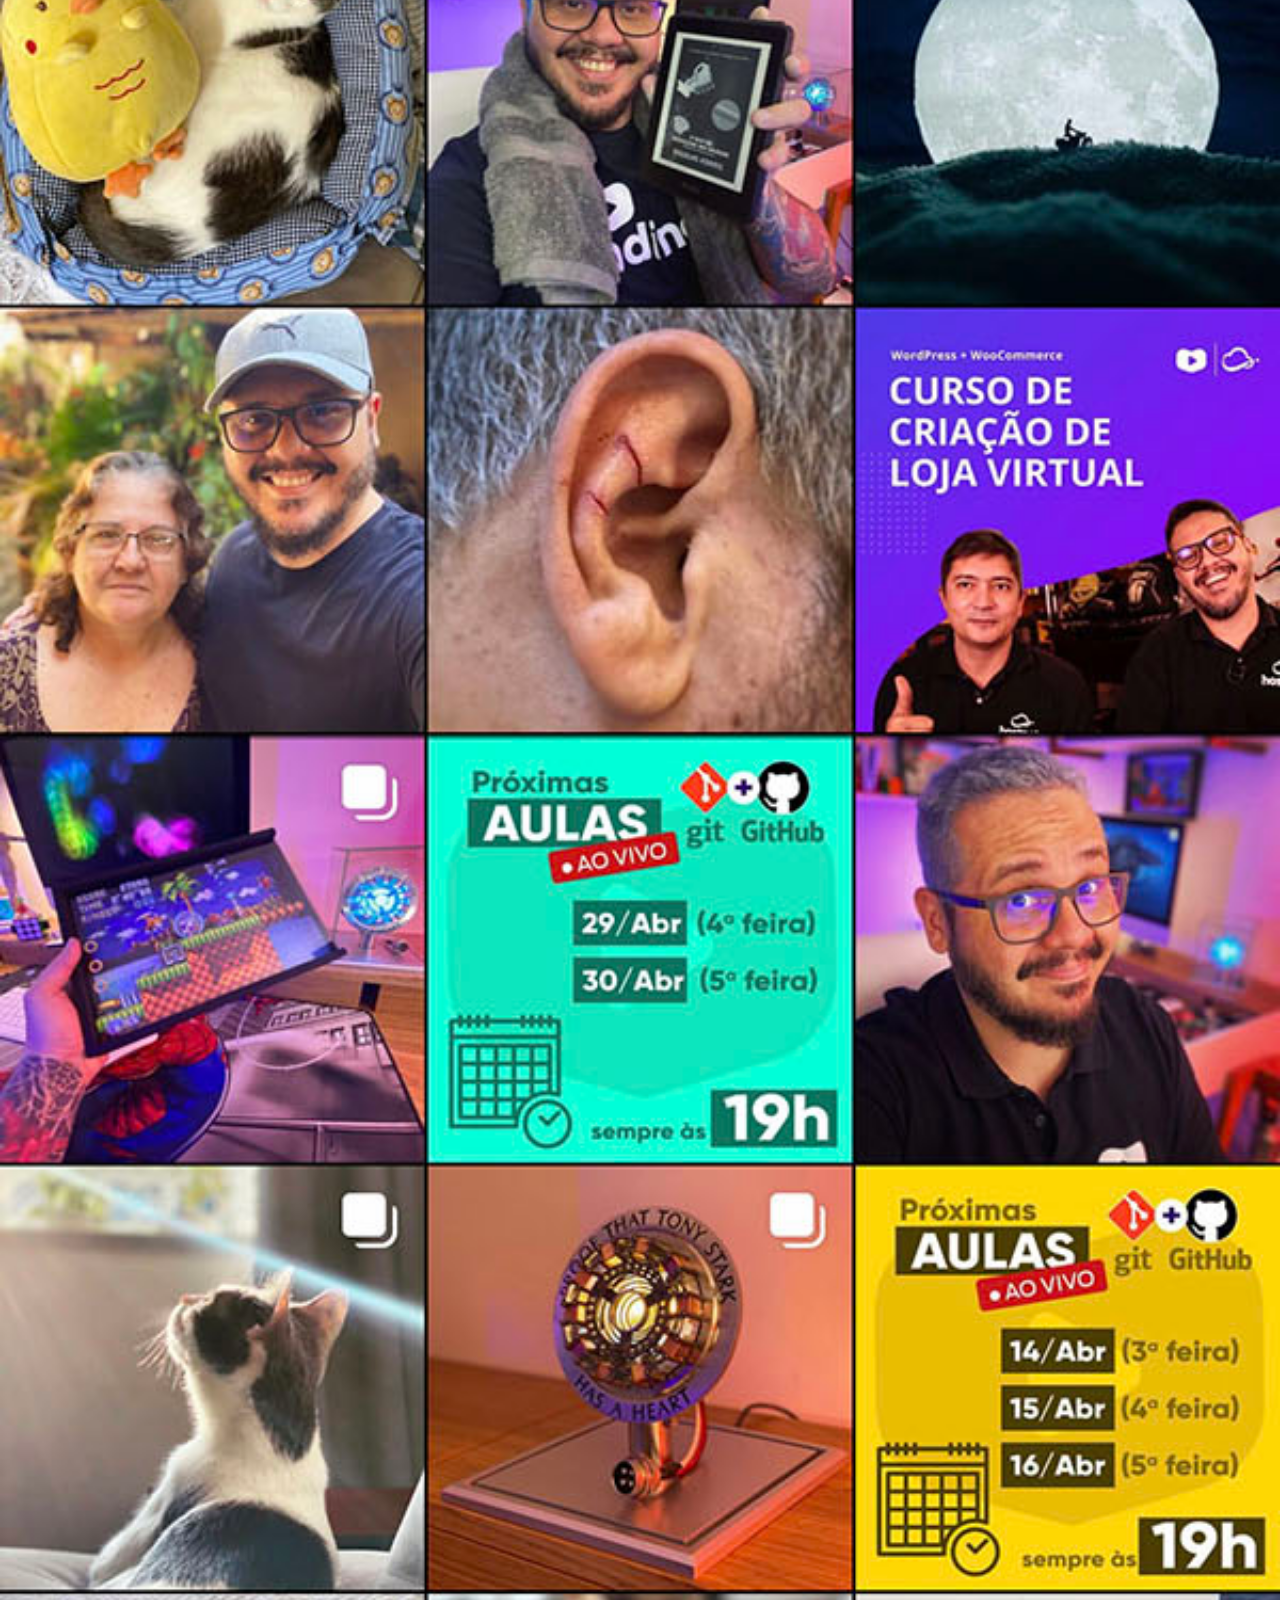
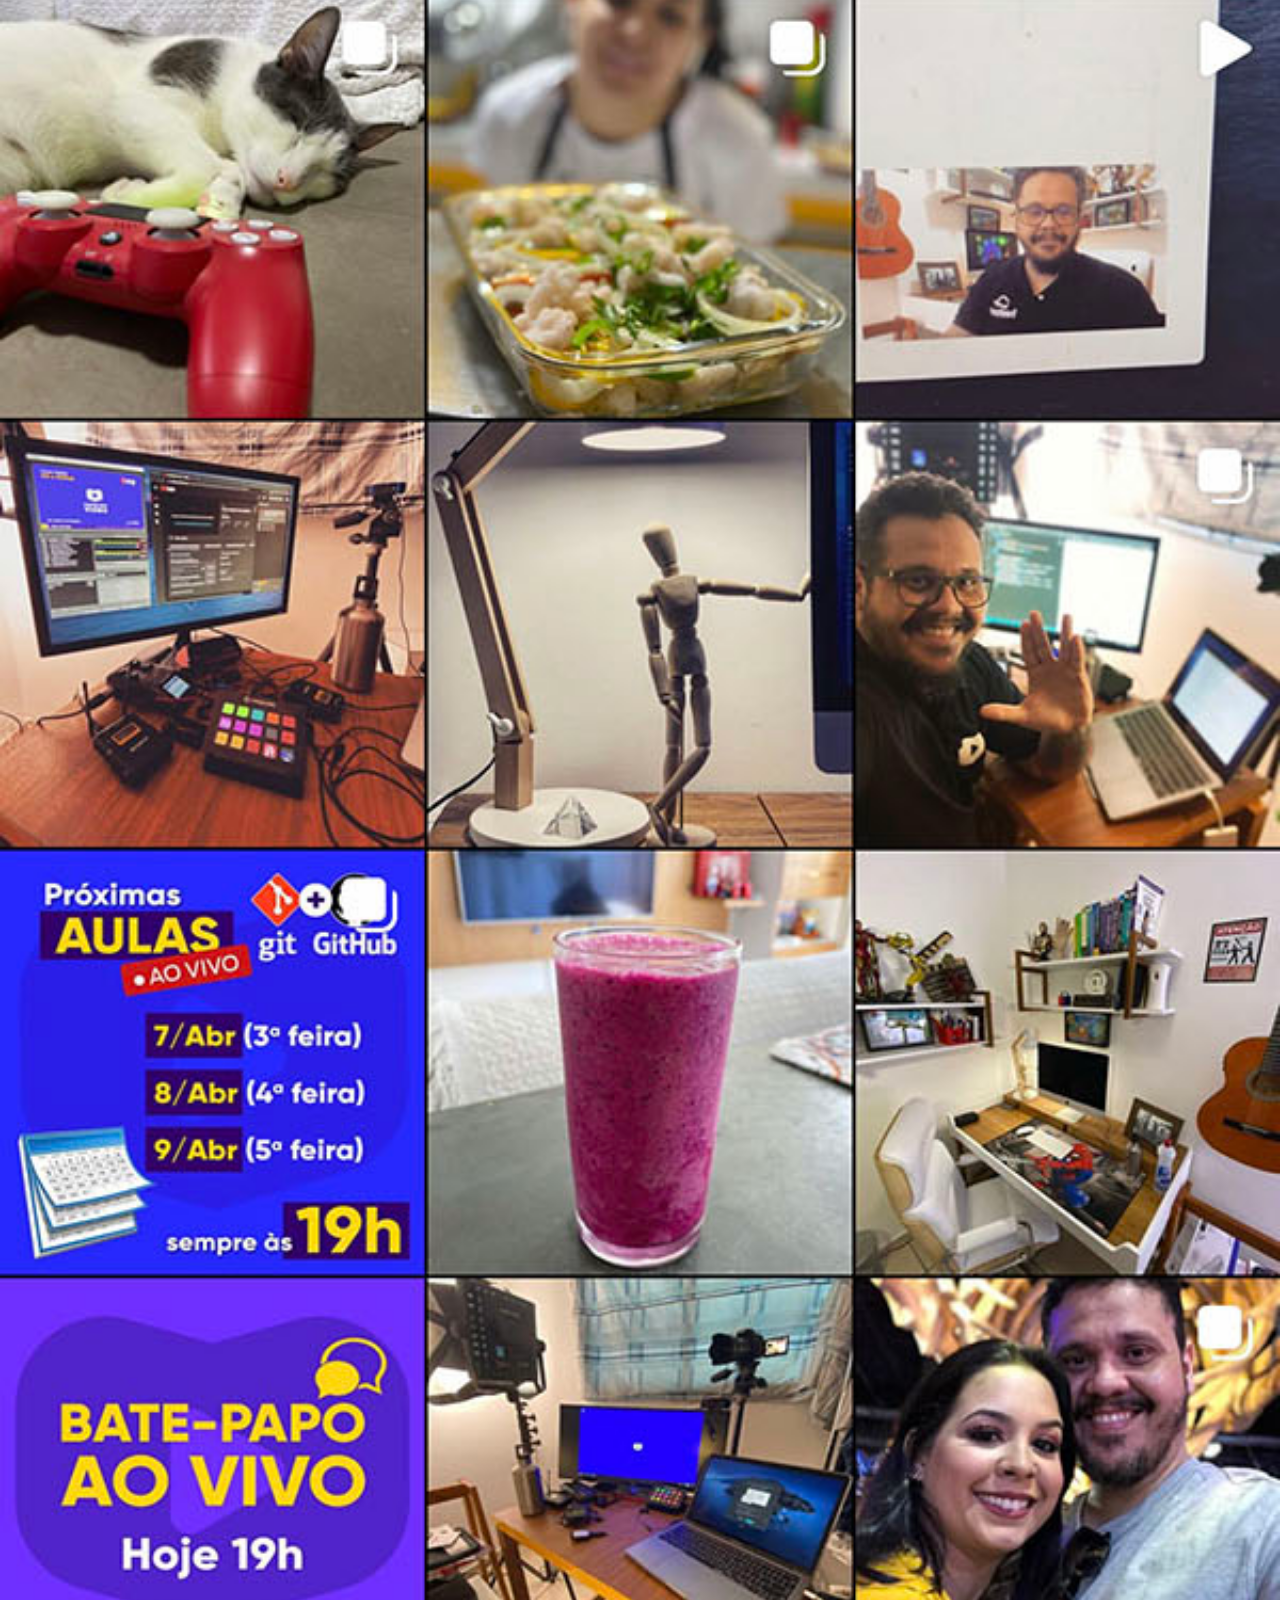
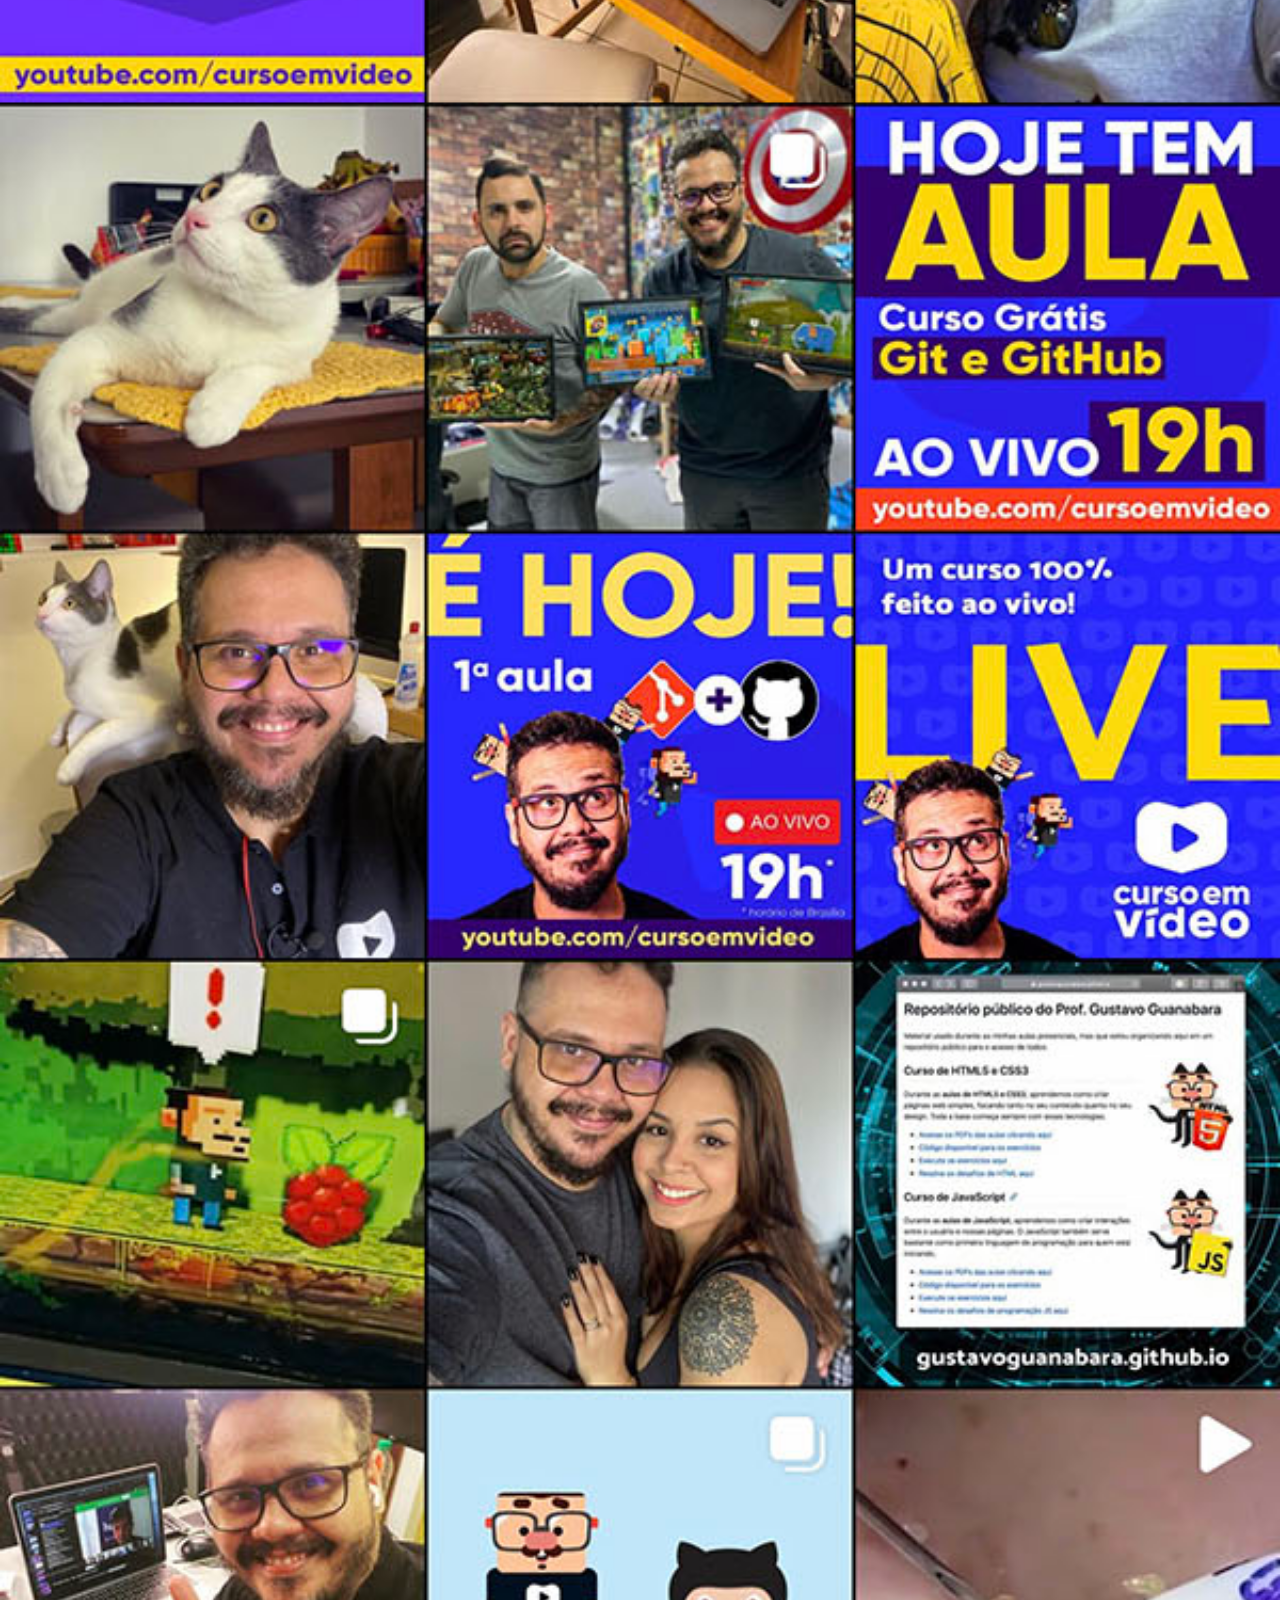
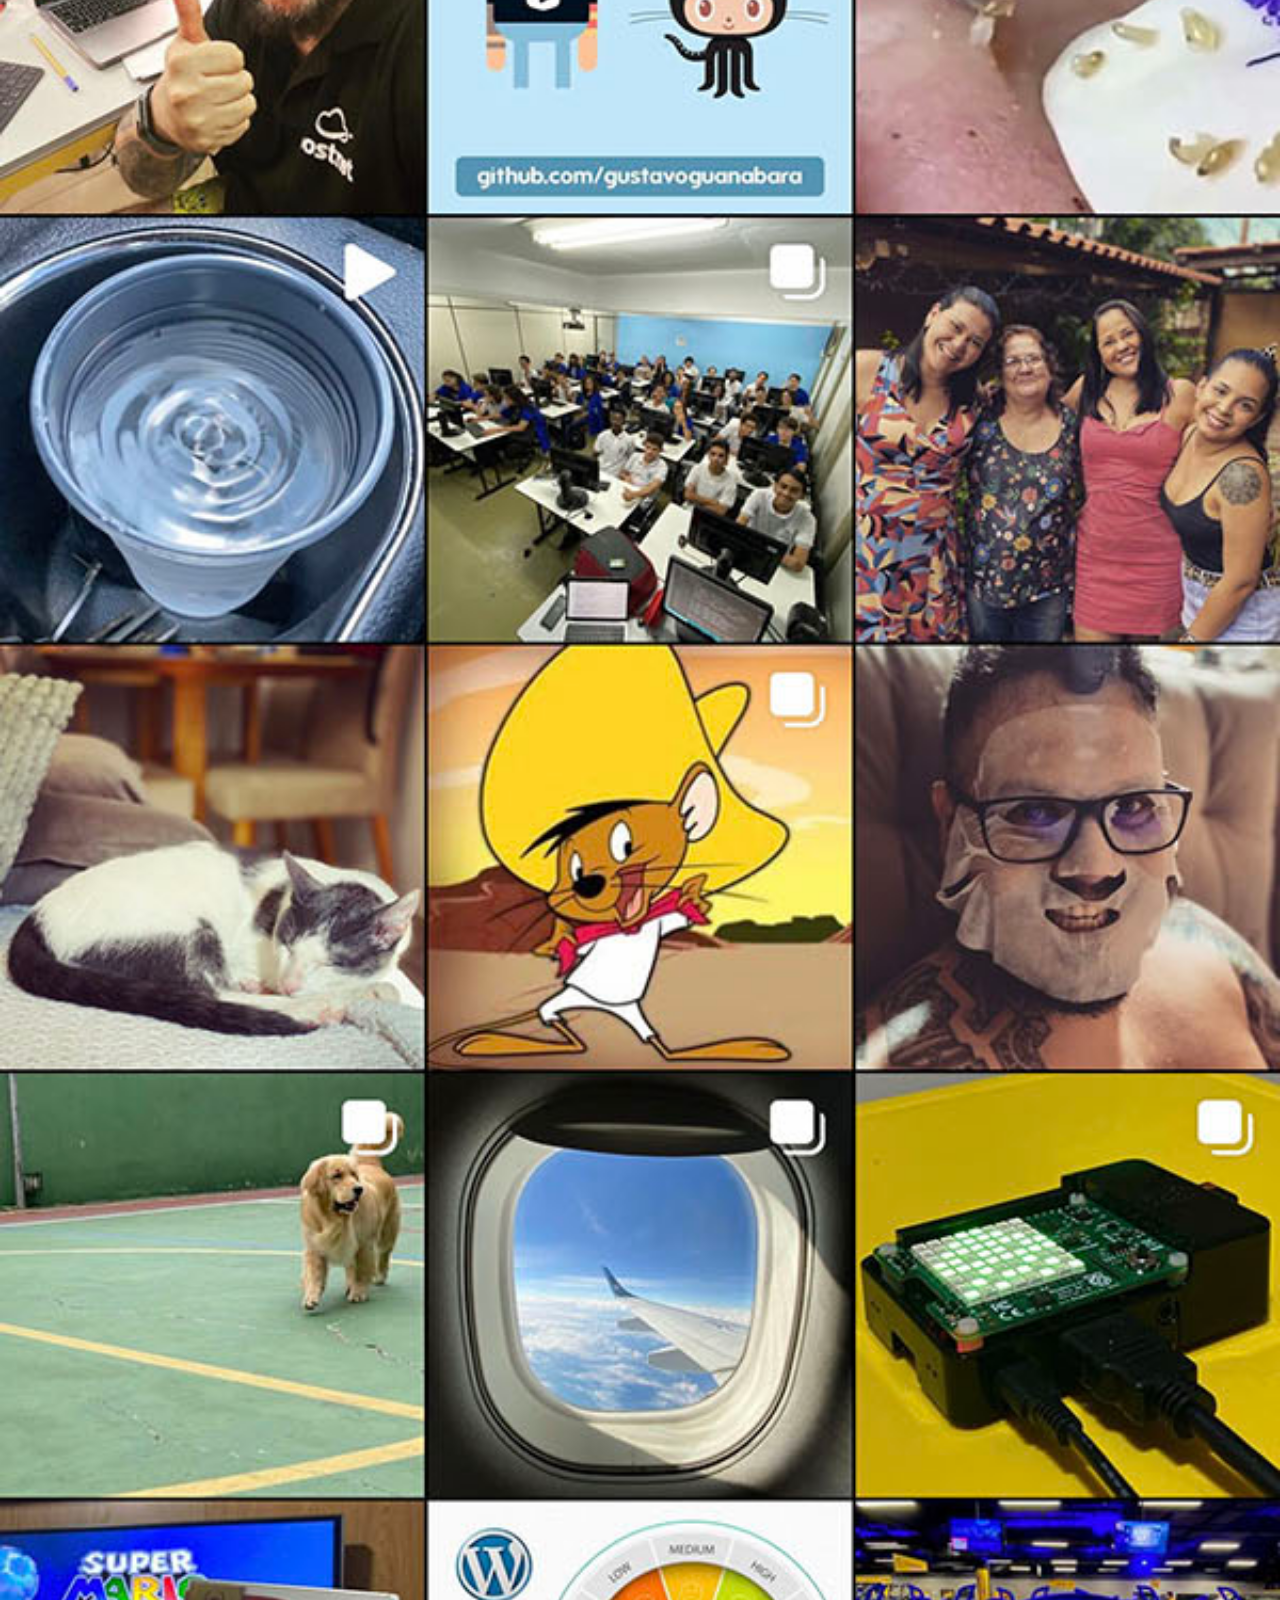
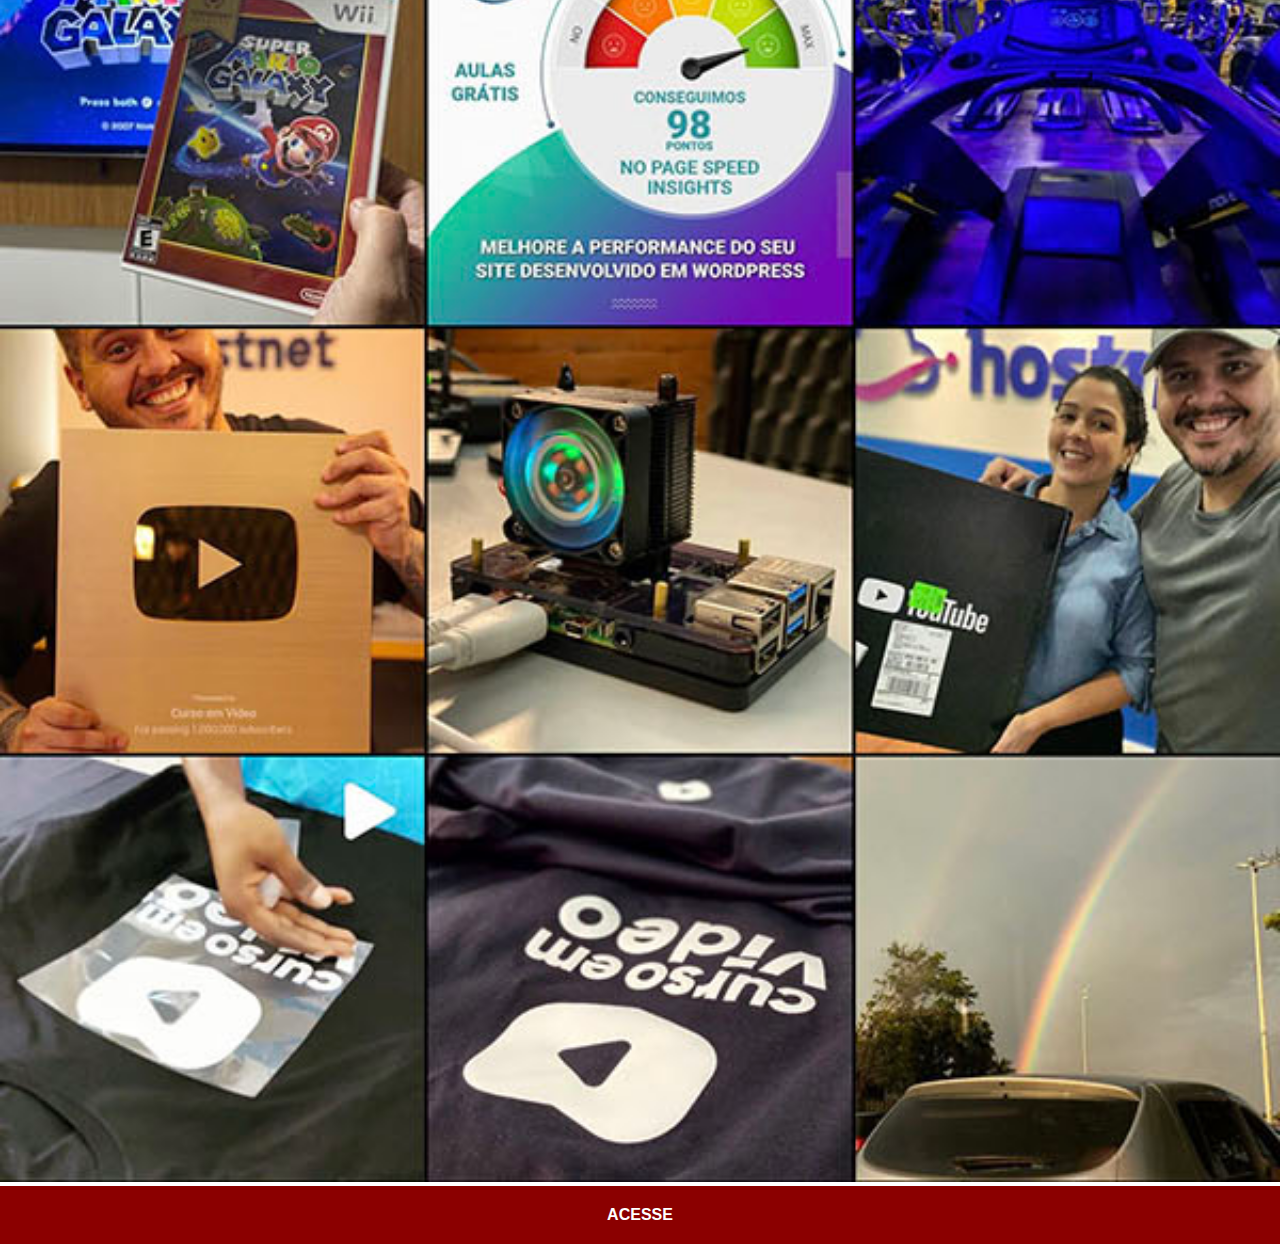
<file: instagram.html>
<!DOCTYPE html>
<html lang="pt-br">
<head>
    <meta charset="UTF-8">
    <meta http-equiv="X-UA-Compatible" content="IE=edge">
    <meta name="viewport" content="width=device-width, initial-scale=1.0">
    <title>Instagram</title>
    <link rel="stylesheet" href="estilos/social.css">
</head>
<body>
    <img src="imagens/tela-instagram.jpg" alt="Instagram">
    <a href="https://instagram.com" target="_blank" rel="external">ACESSE</a>
</body>
</html>
</file>
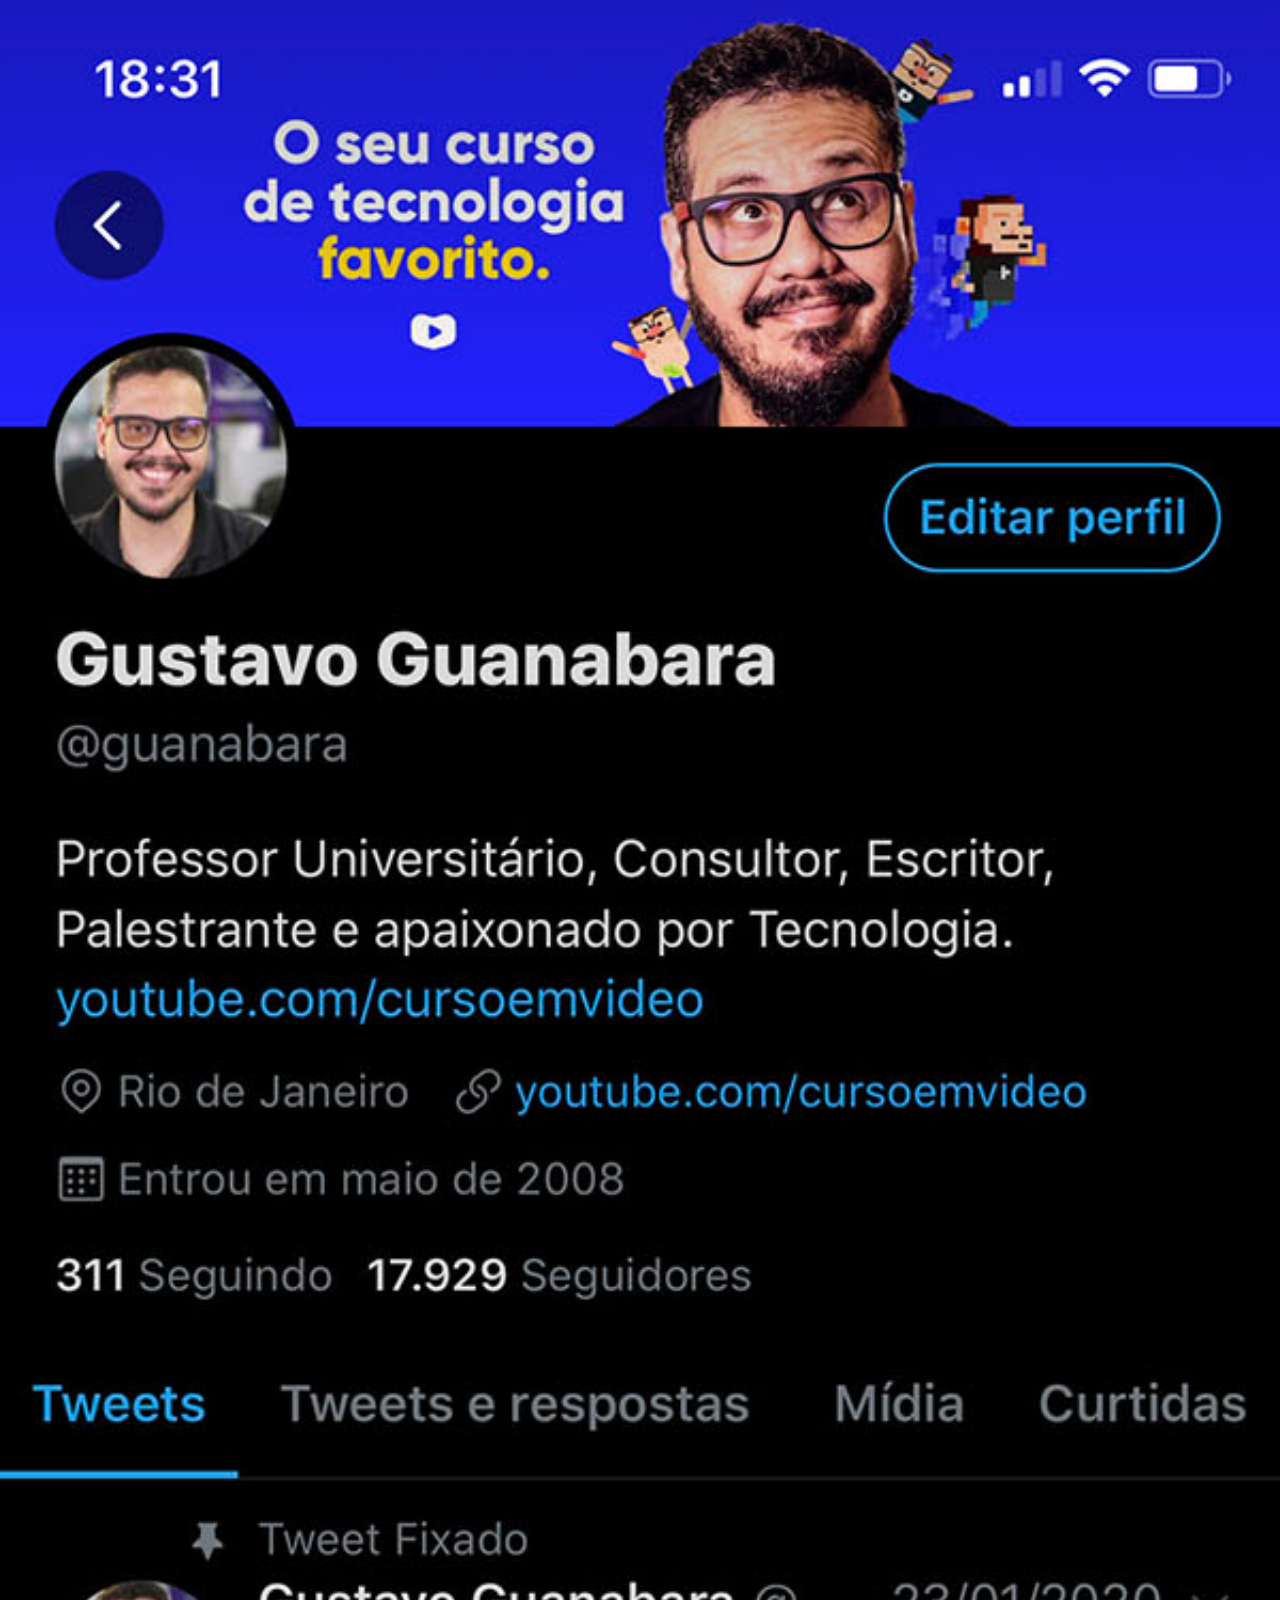
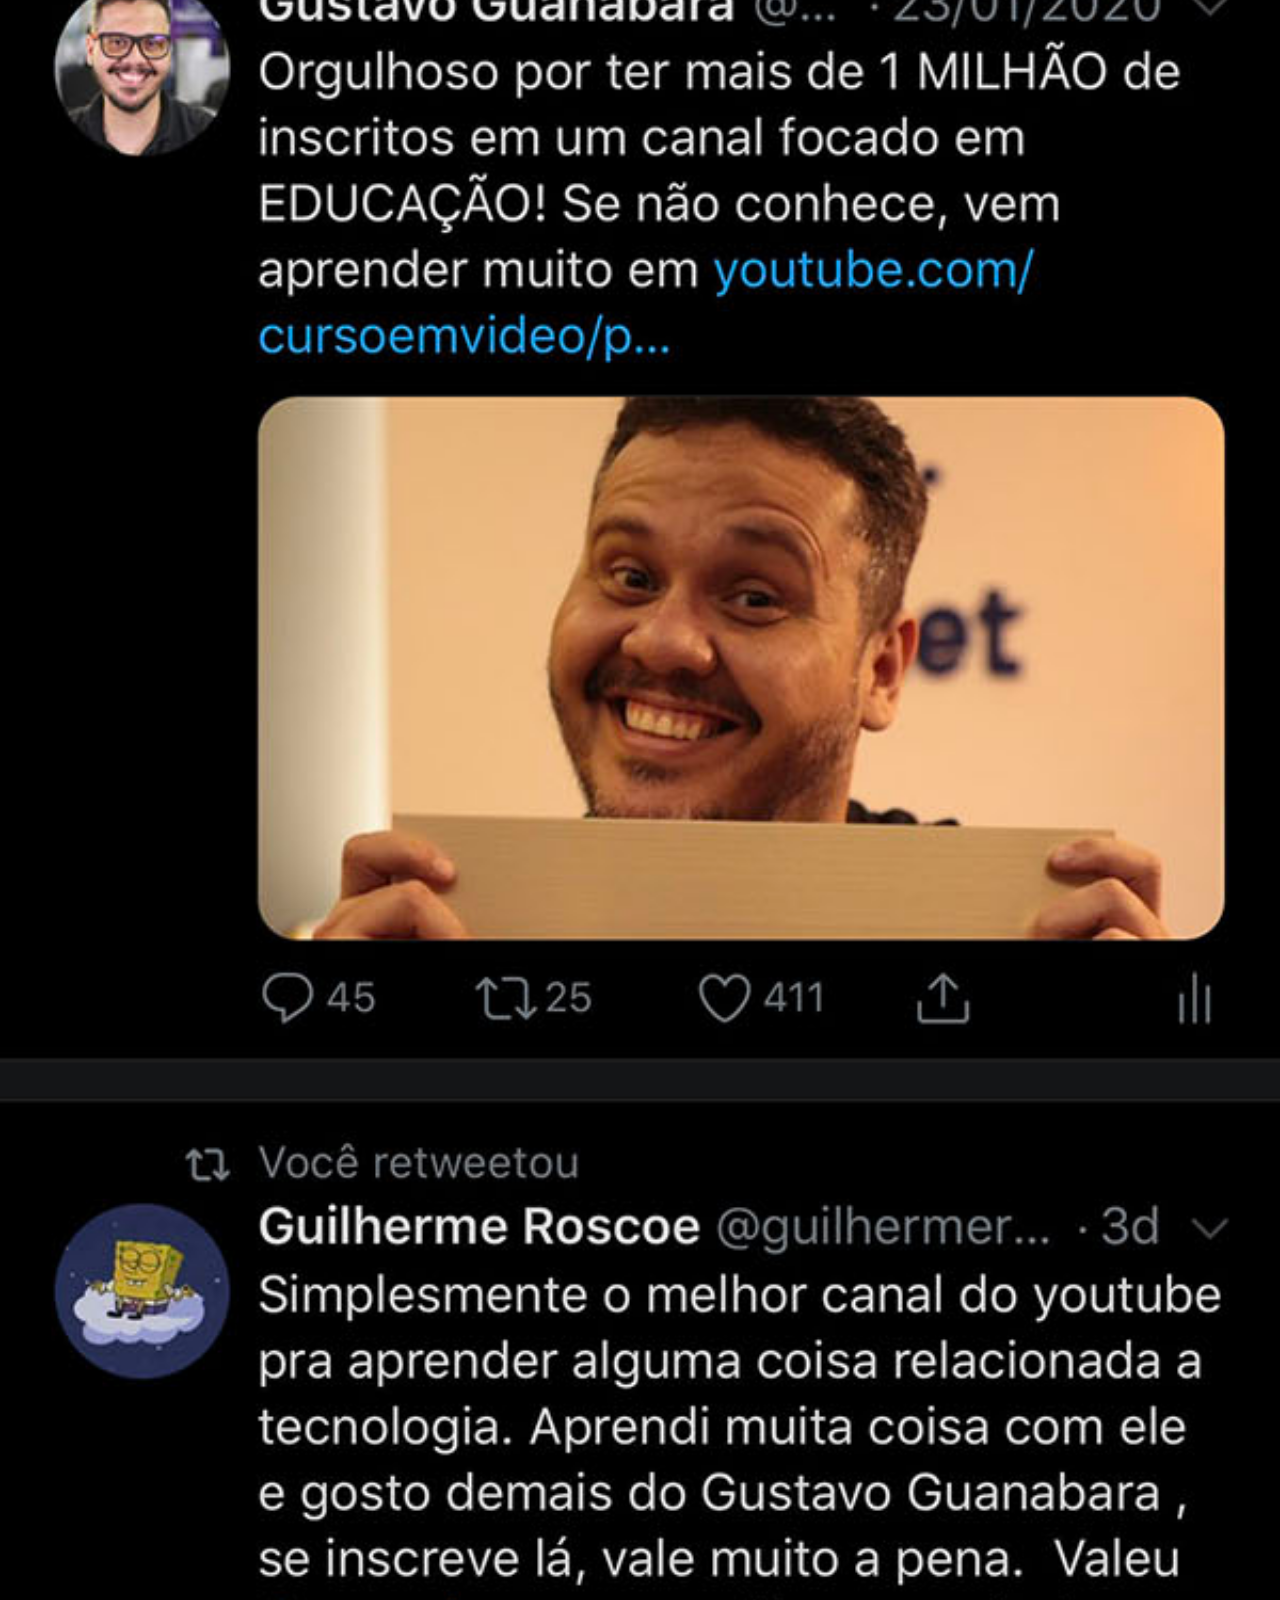
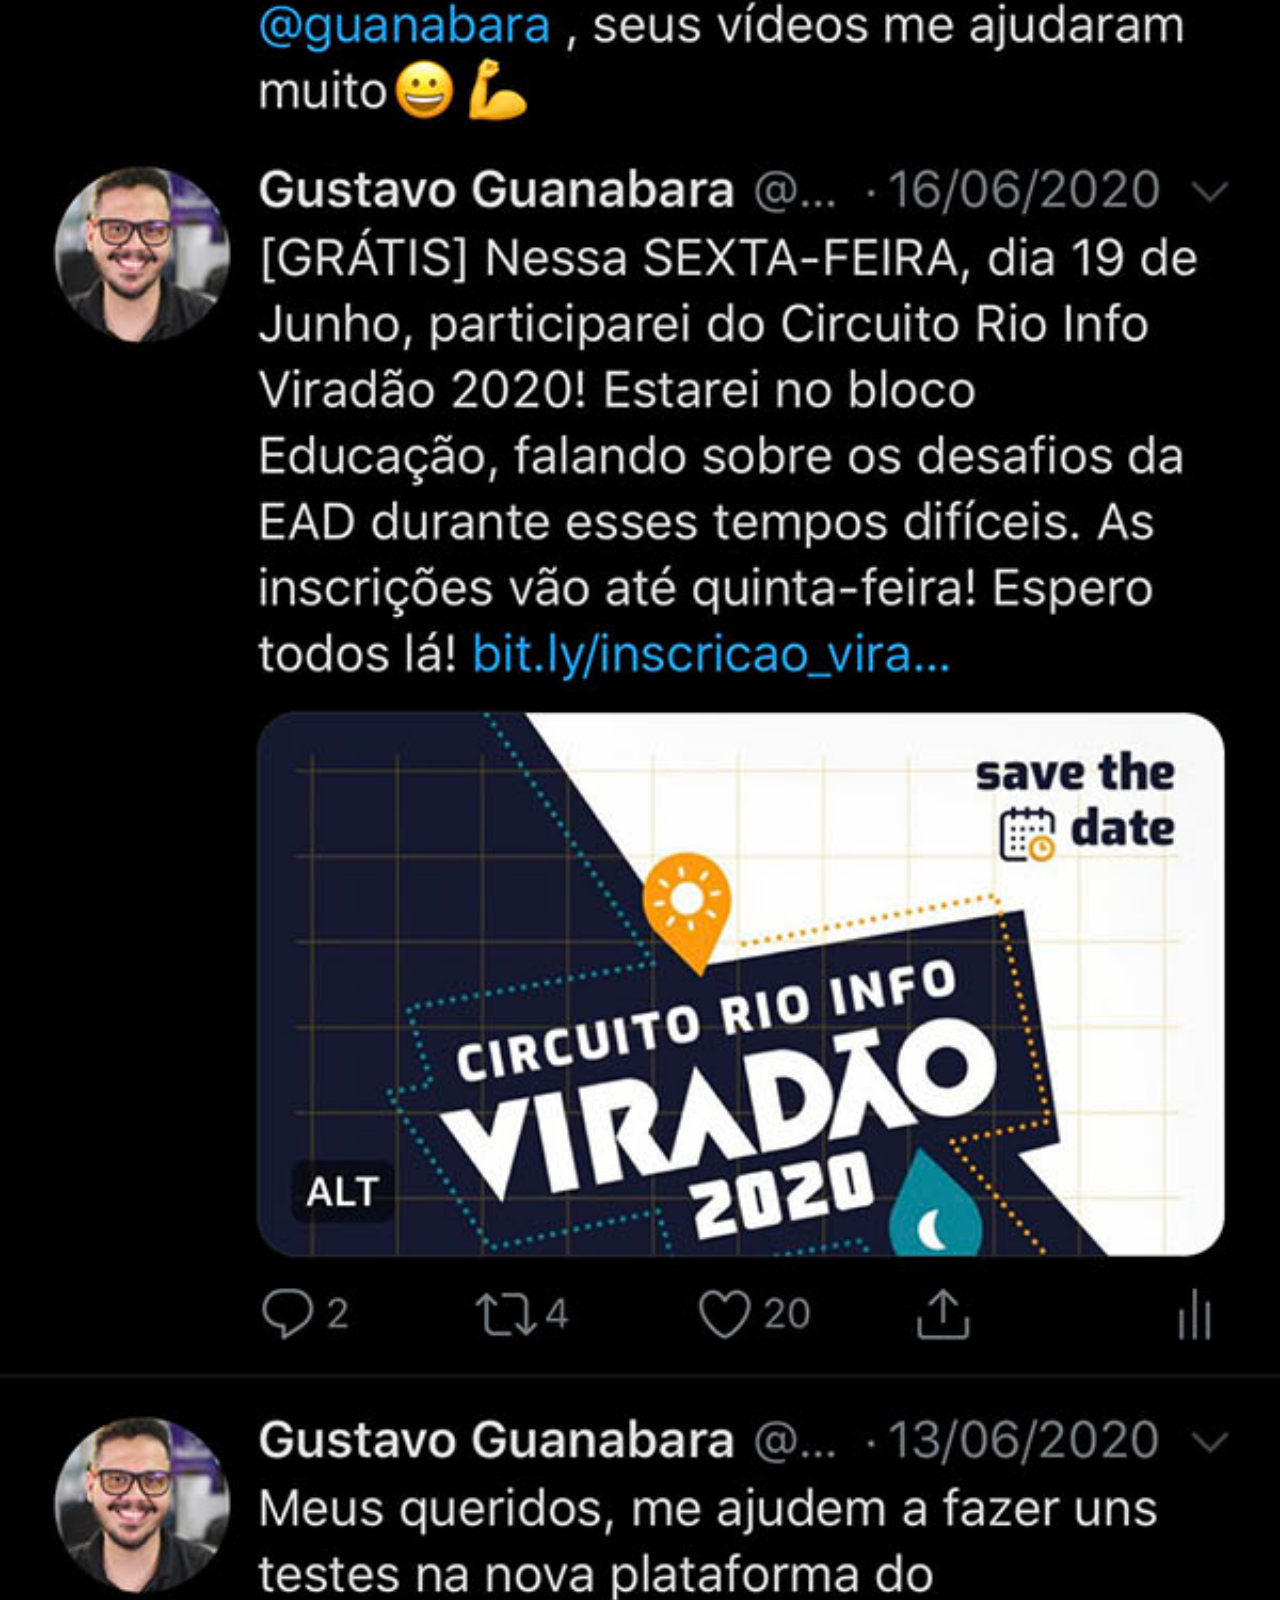
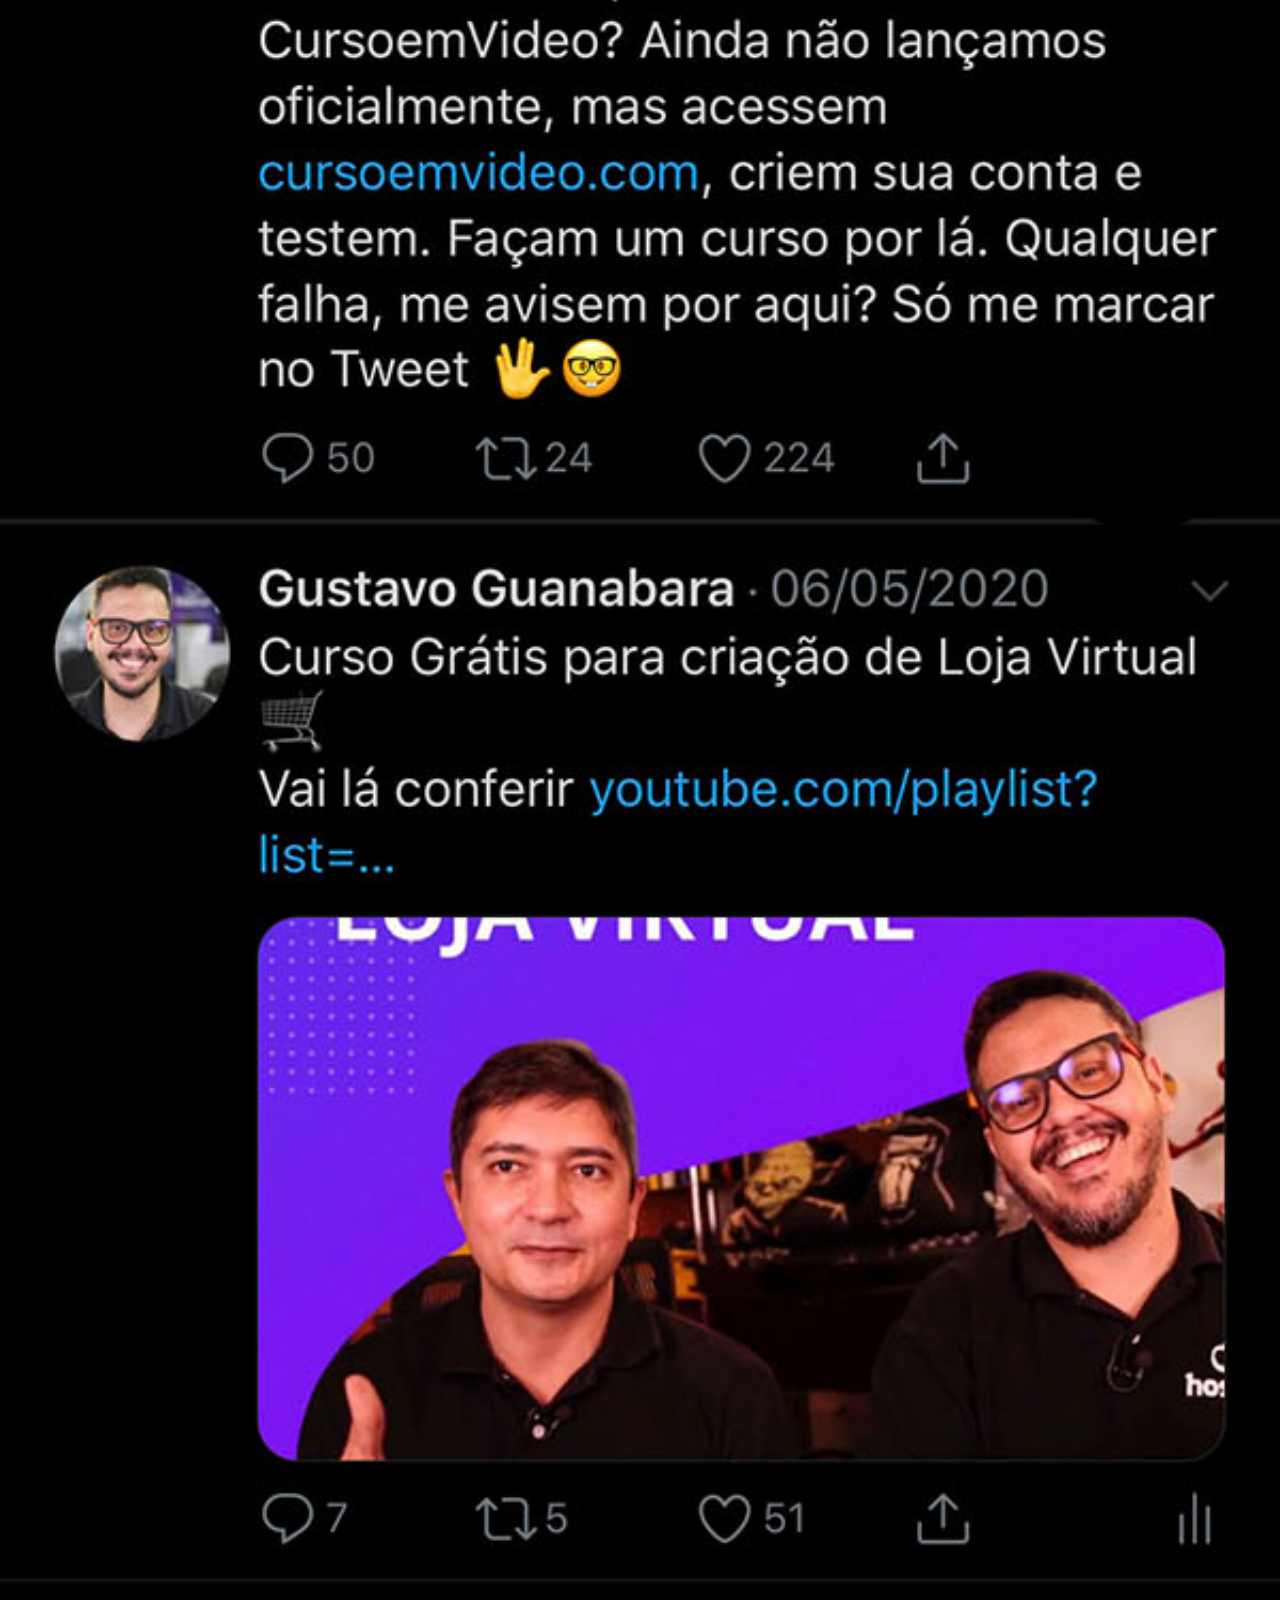
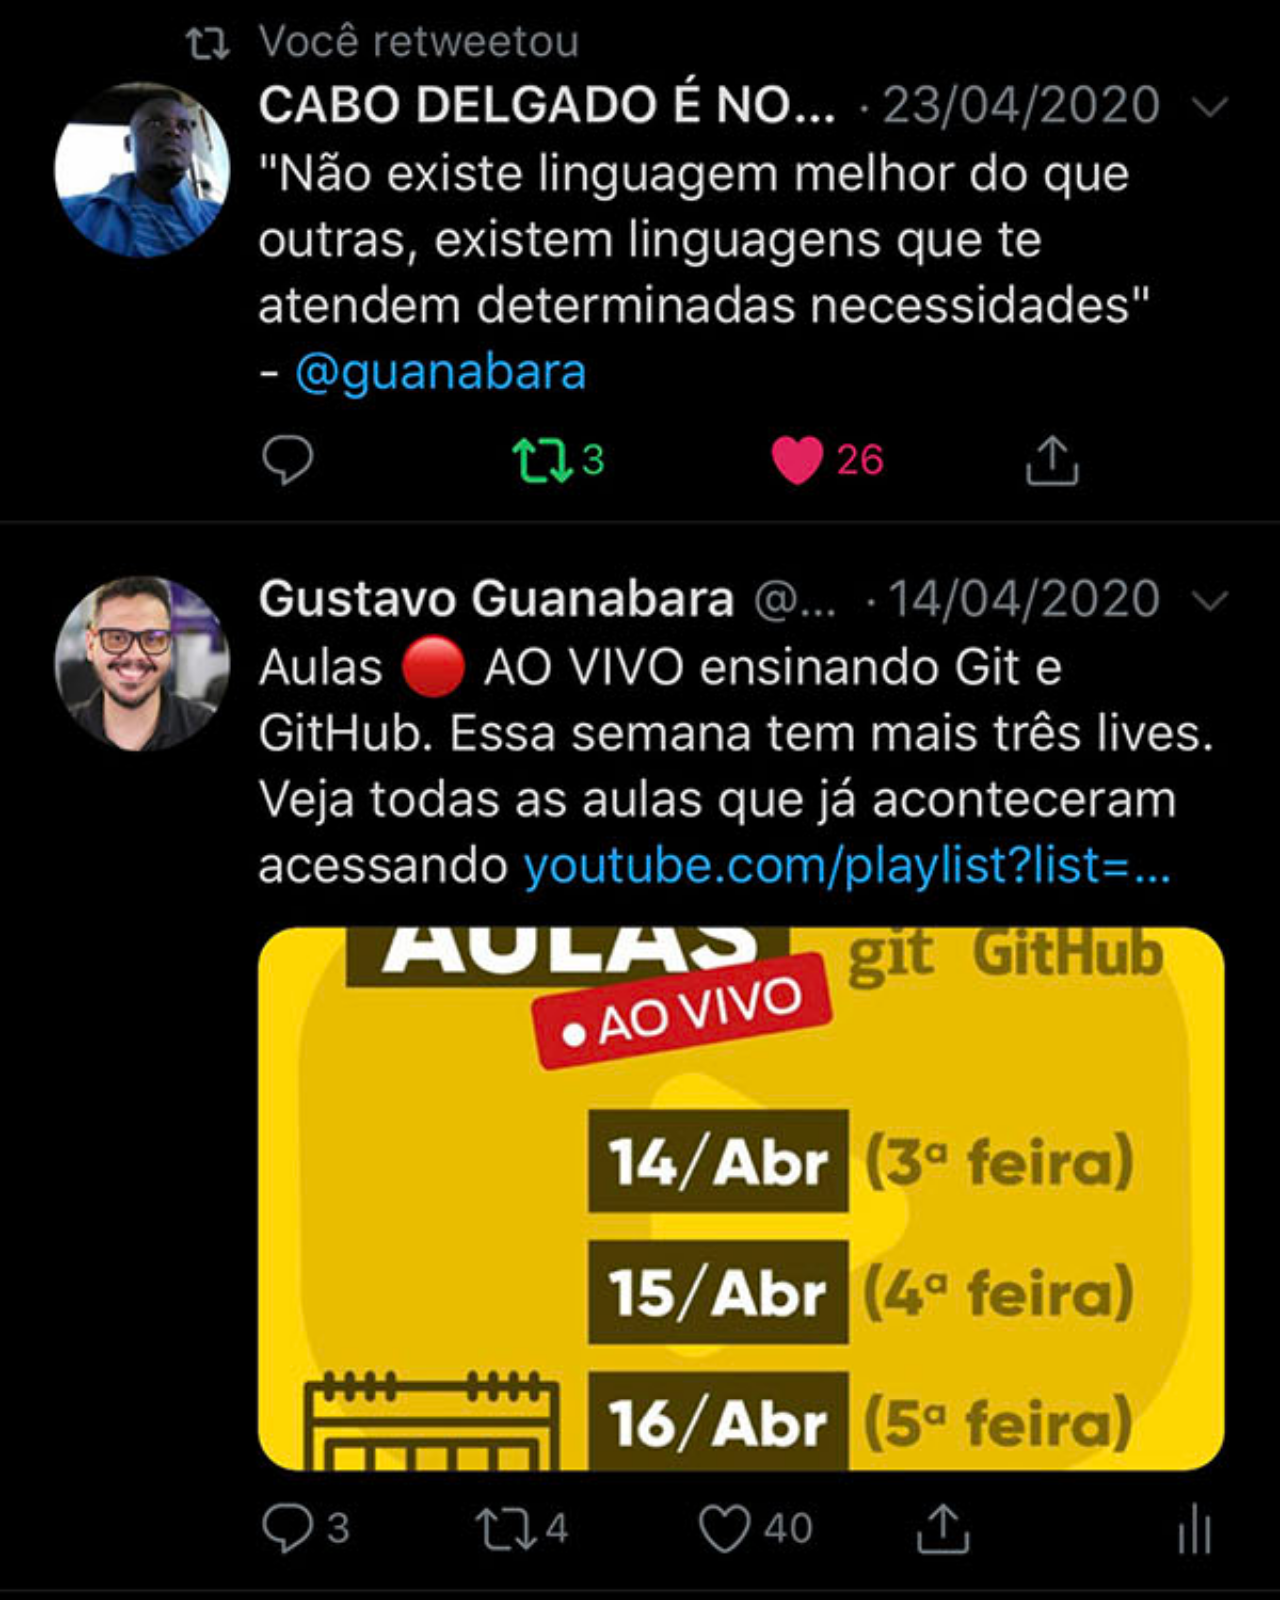
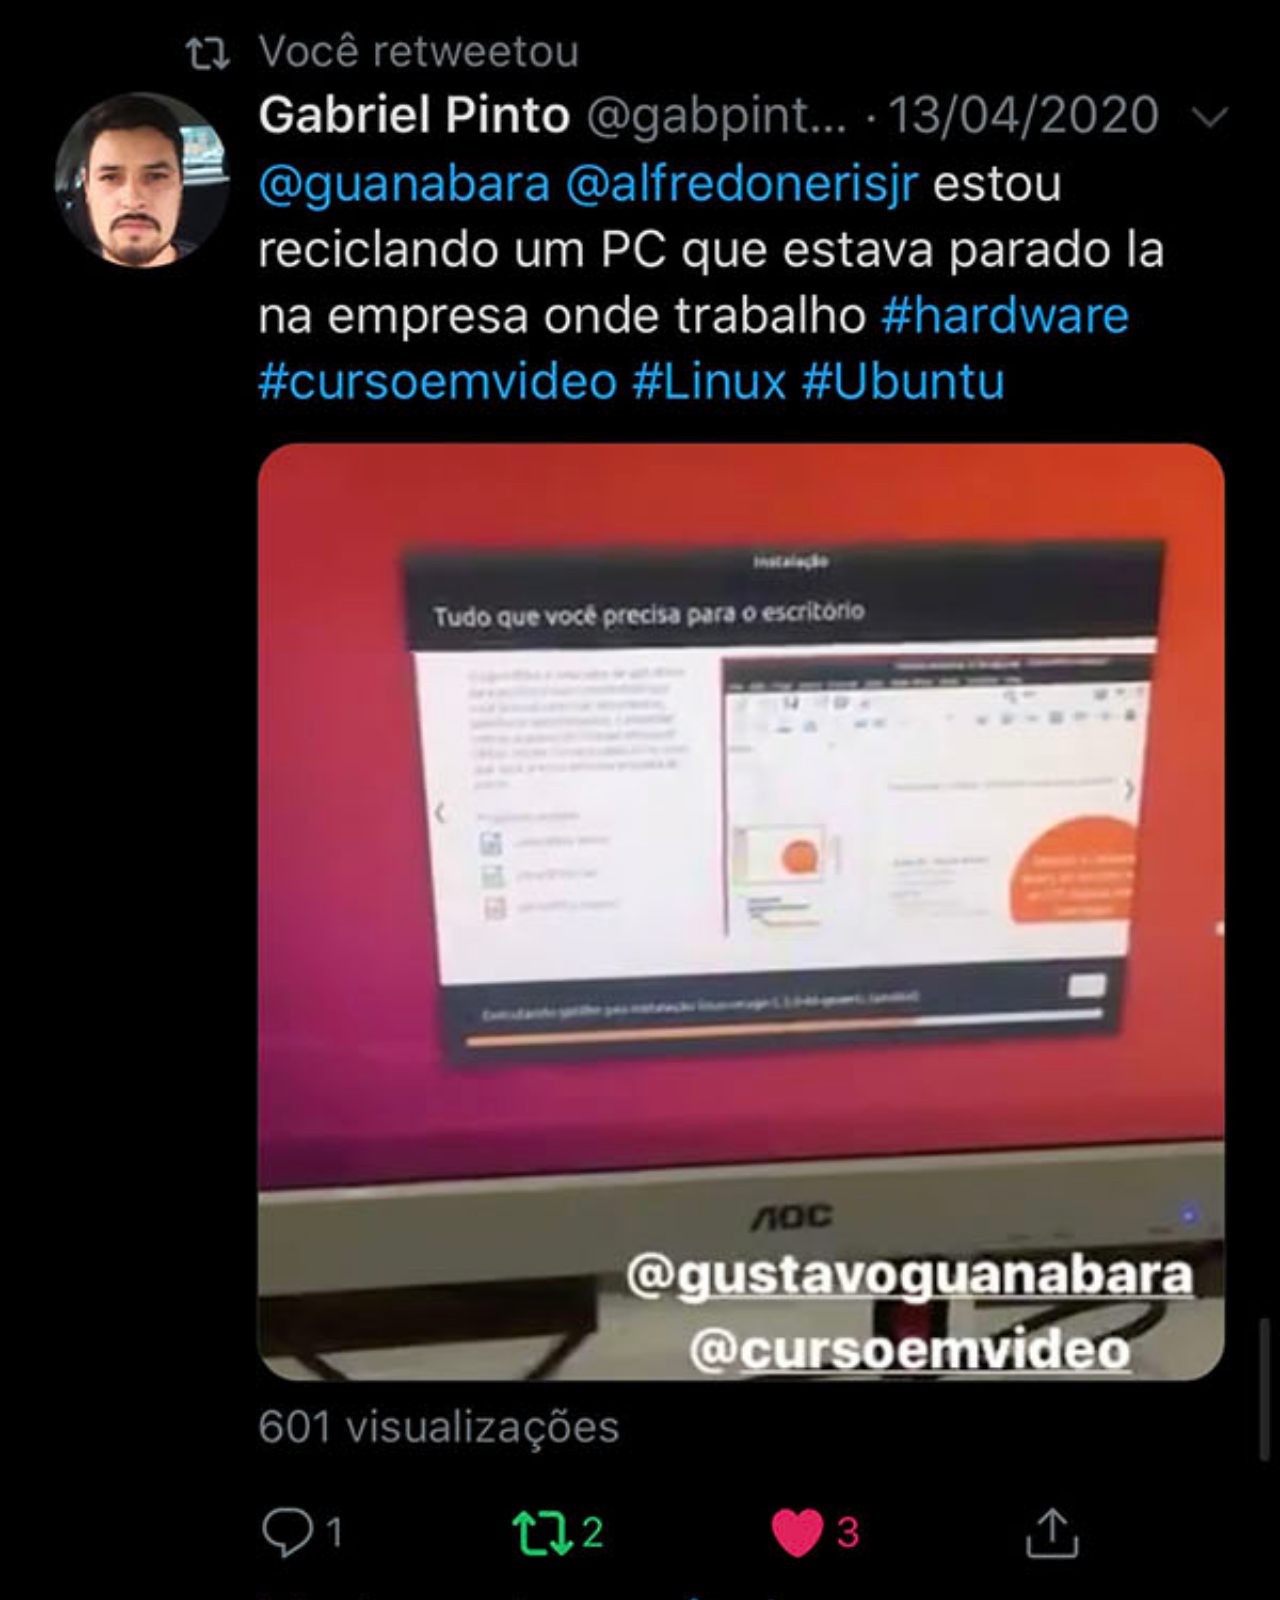
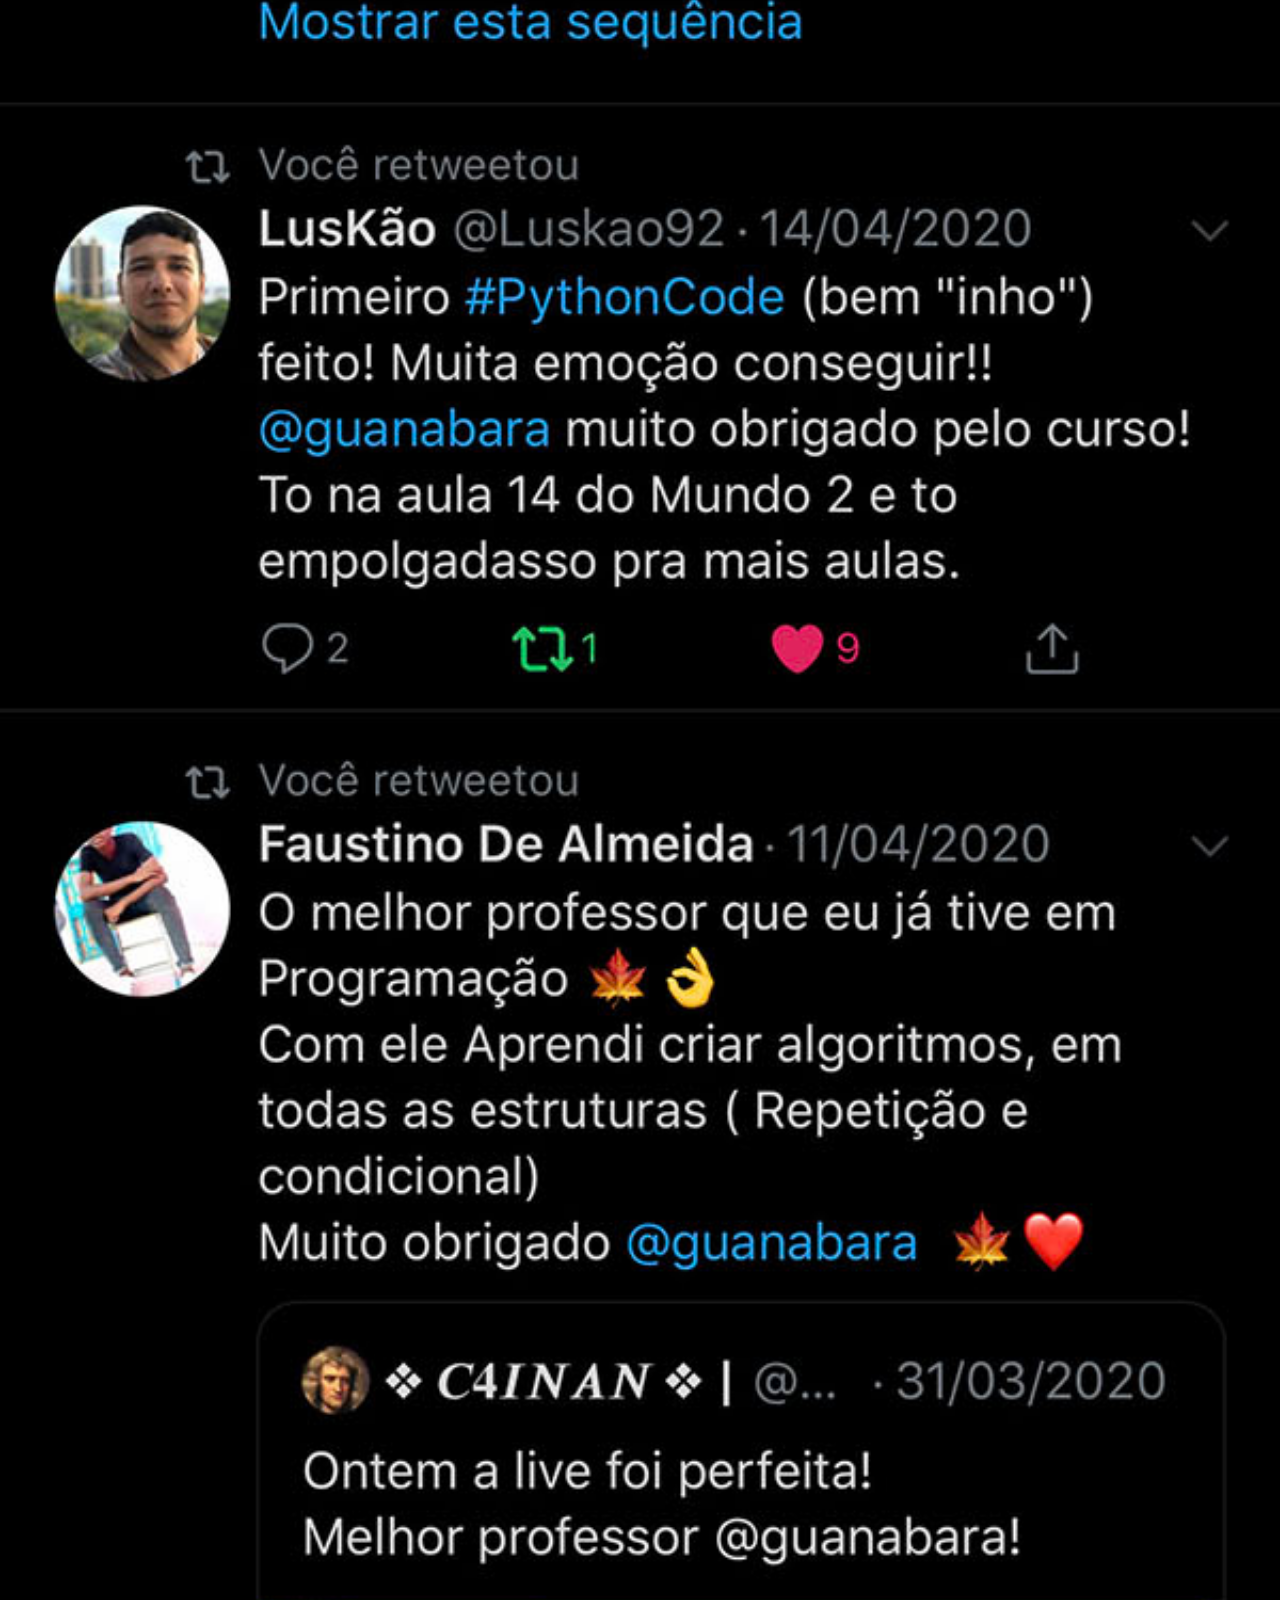
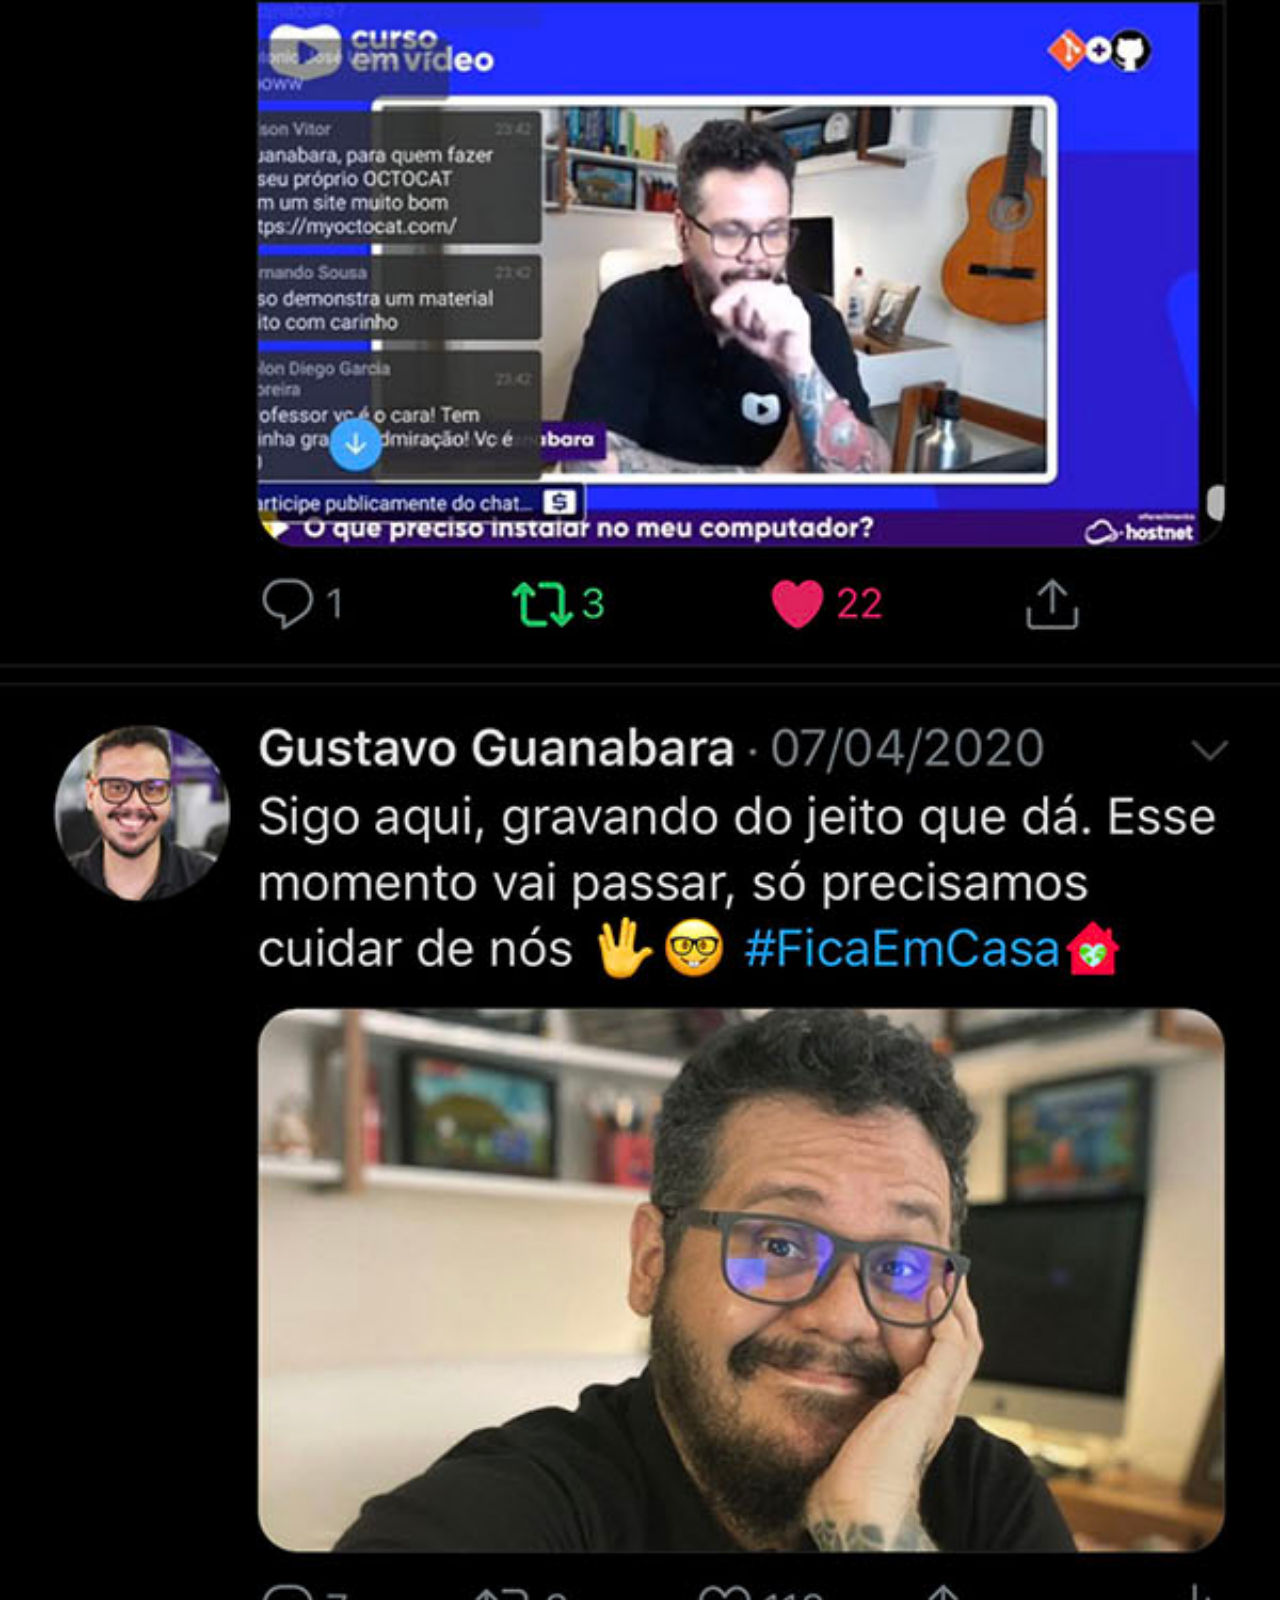
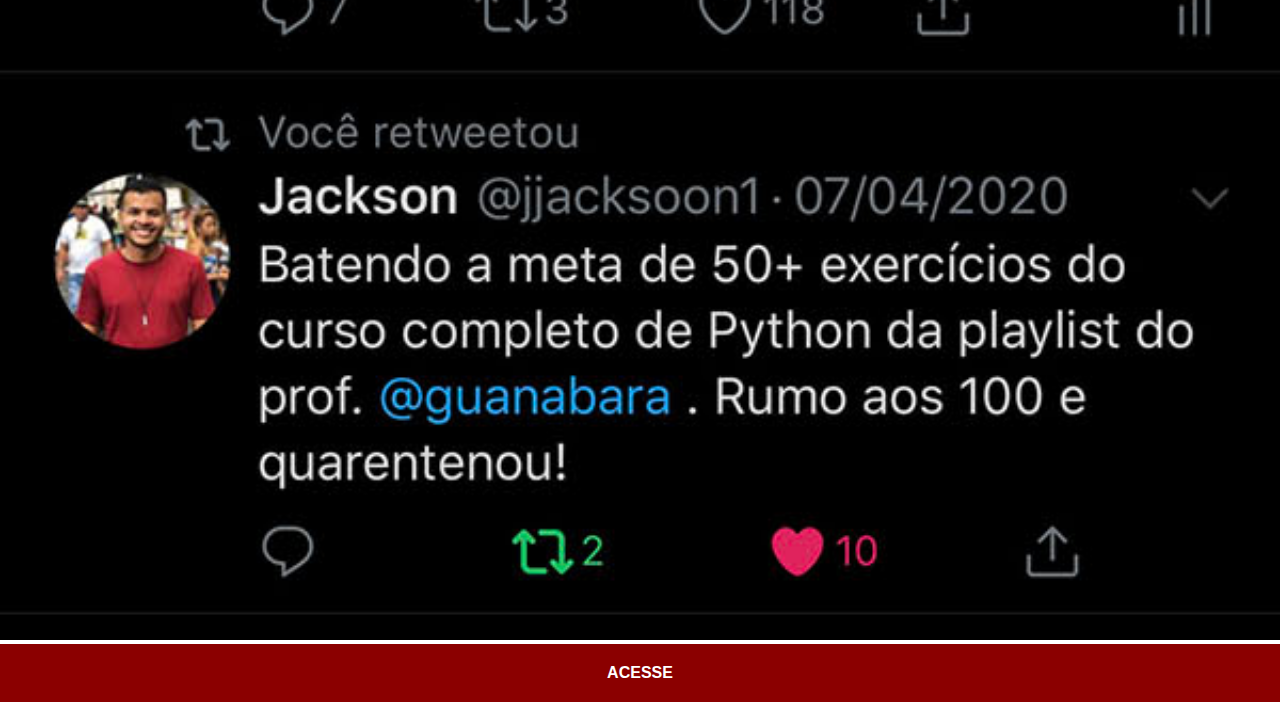
<file: twitter.html>
<!DOCTYPE html>
<html lang="pt-br">
<head>
    <meta charset="UTF-8">
    <meta http-equiv="X-UA-Compatible" content="IE=edge">
    <meta name="viewport" content="width=device-width, initial-scale=1.0">
    <title>Twitter</title>
    <link rel="stylesheet" href="estilos/social.css">
</head>
<body>
    <img src="imagens/tela-twitter.jpg" alt="Twitter">
    <a href="https://twitter.com" target="_blank" rel="external">ACESSE</a>
</body>
</html>
</file>
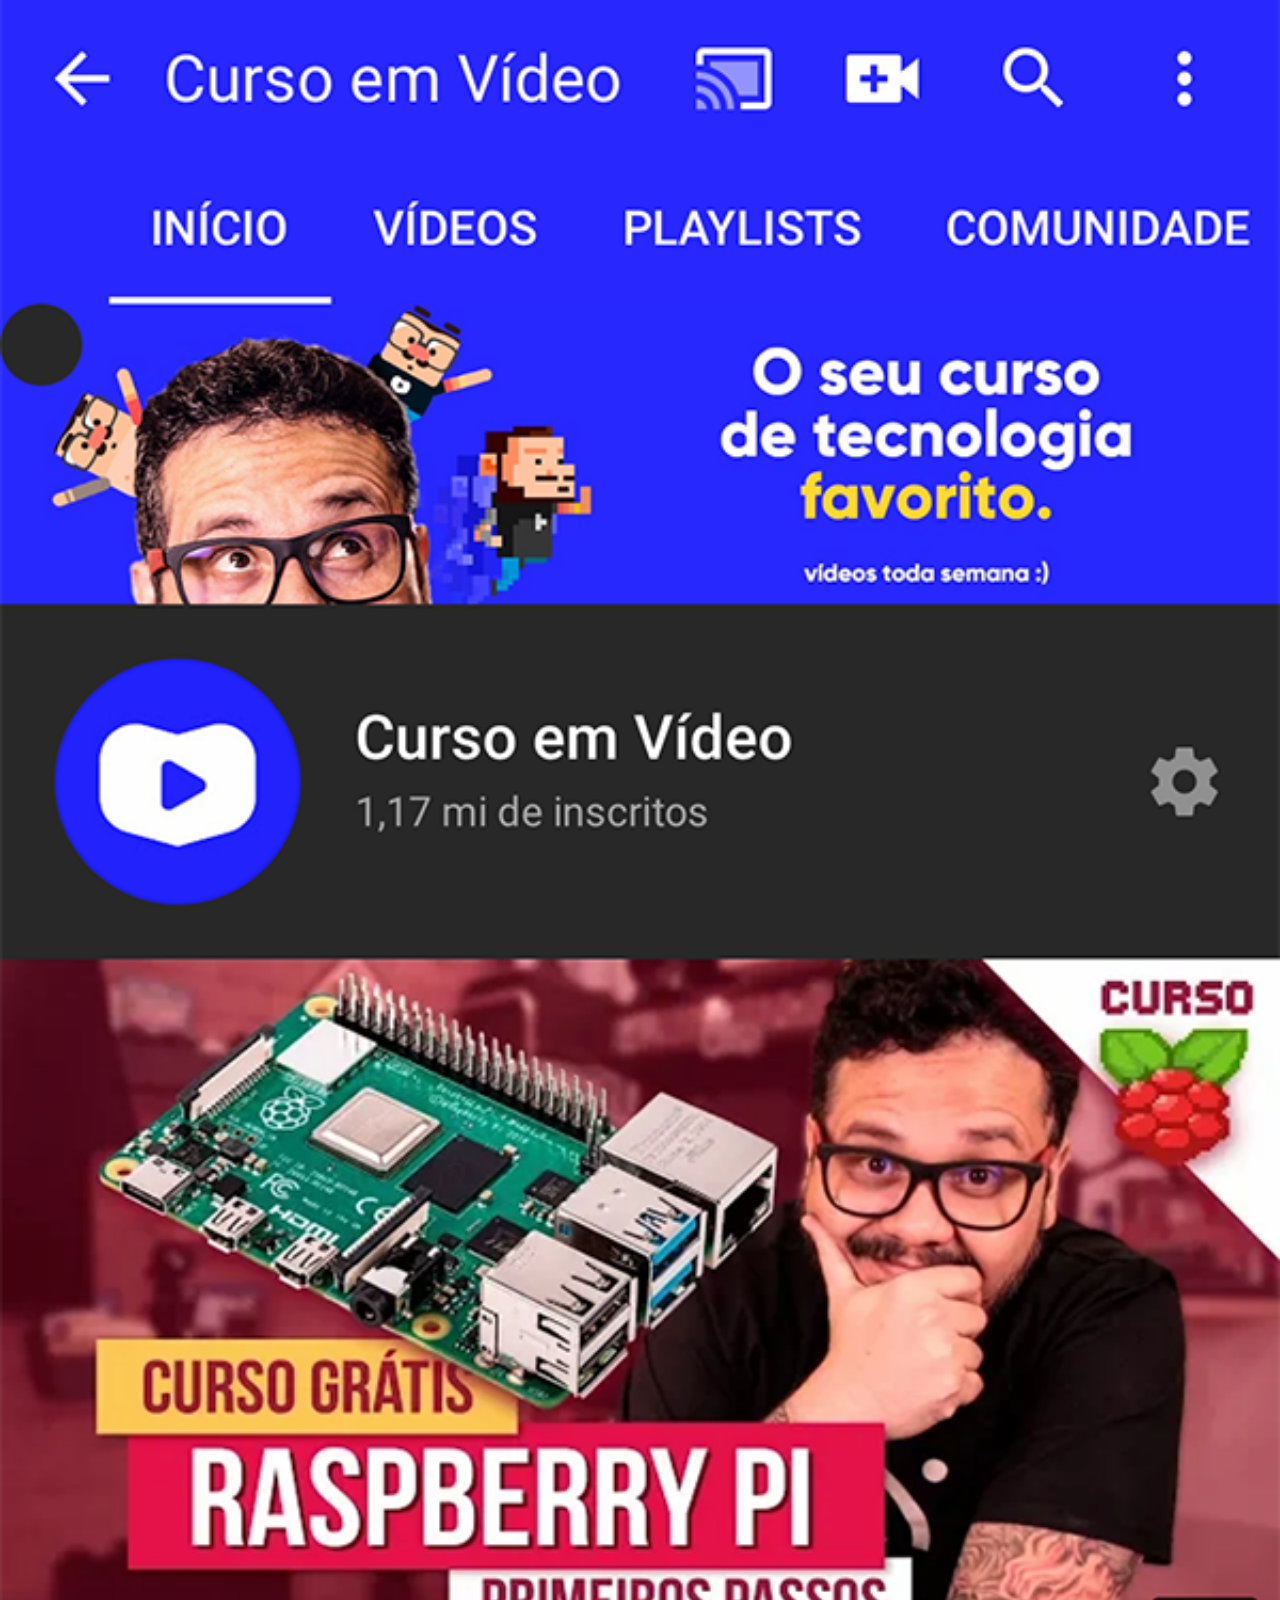
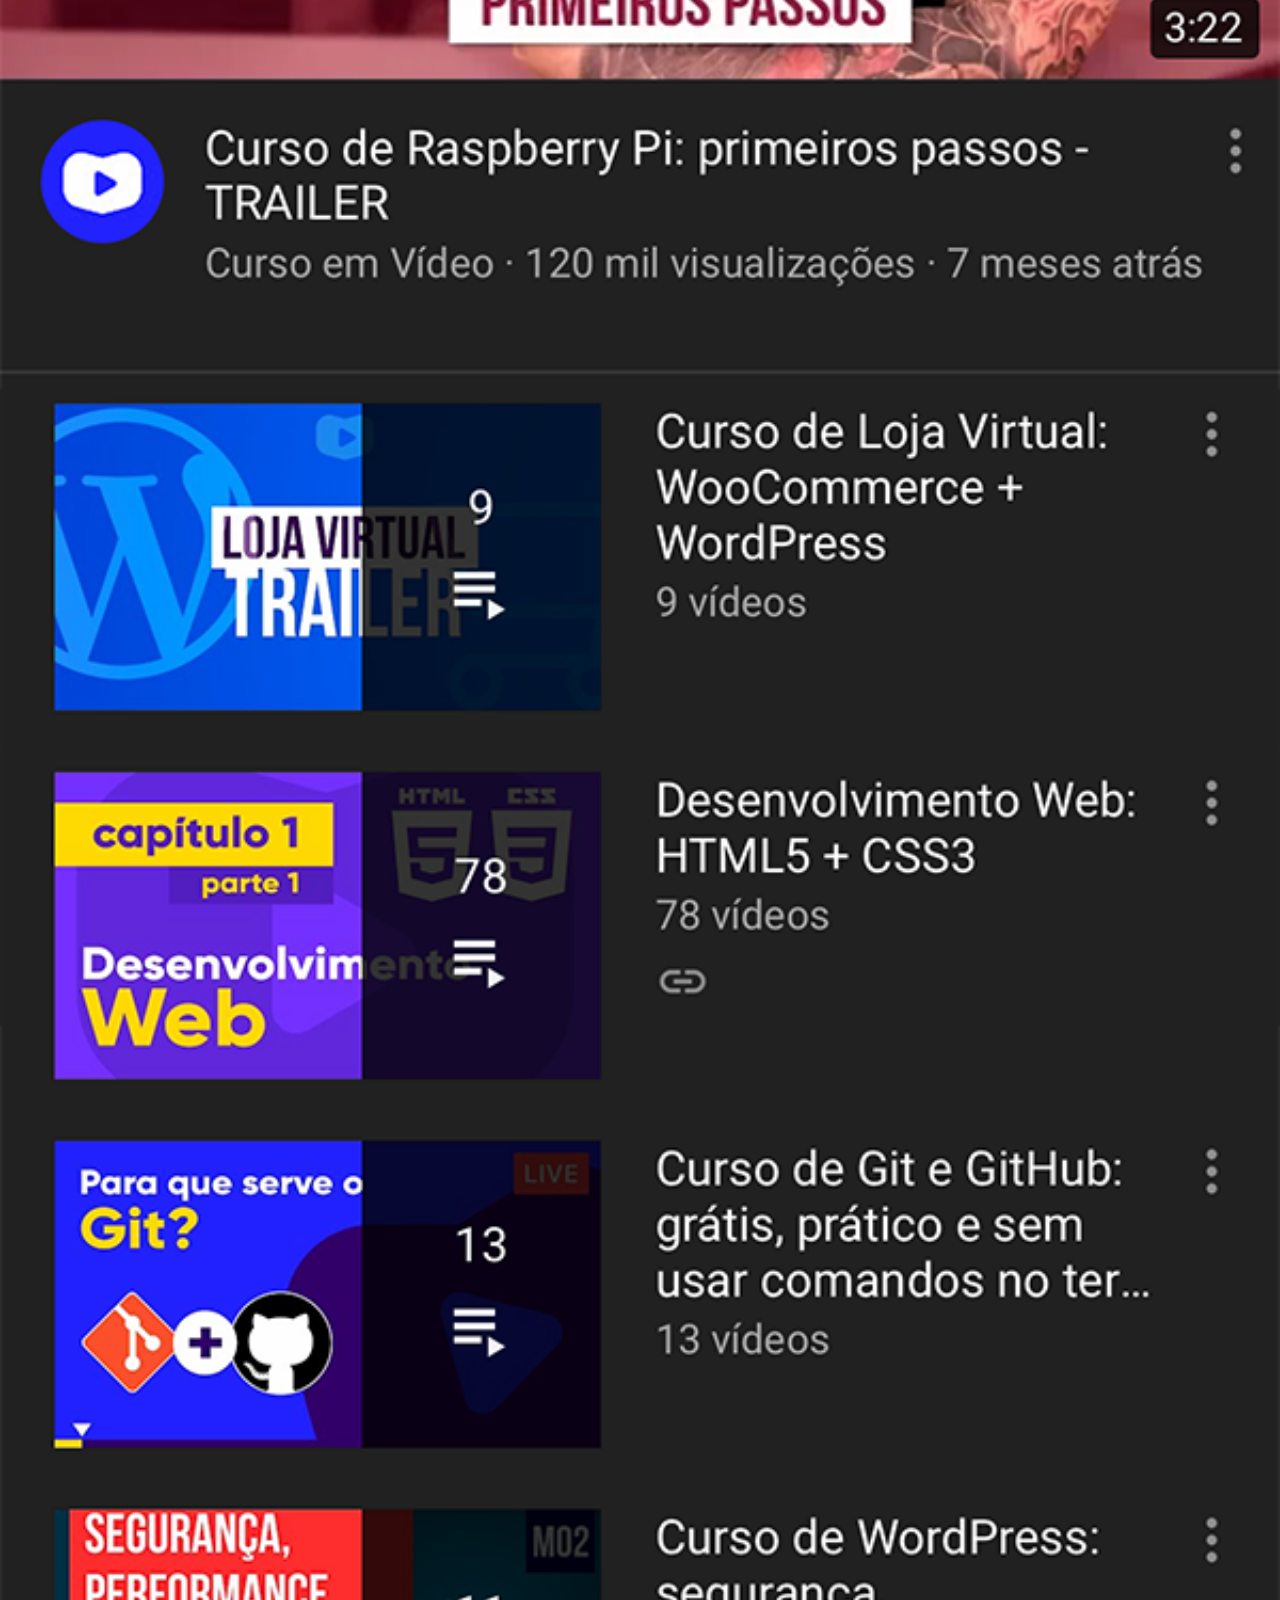
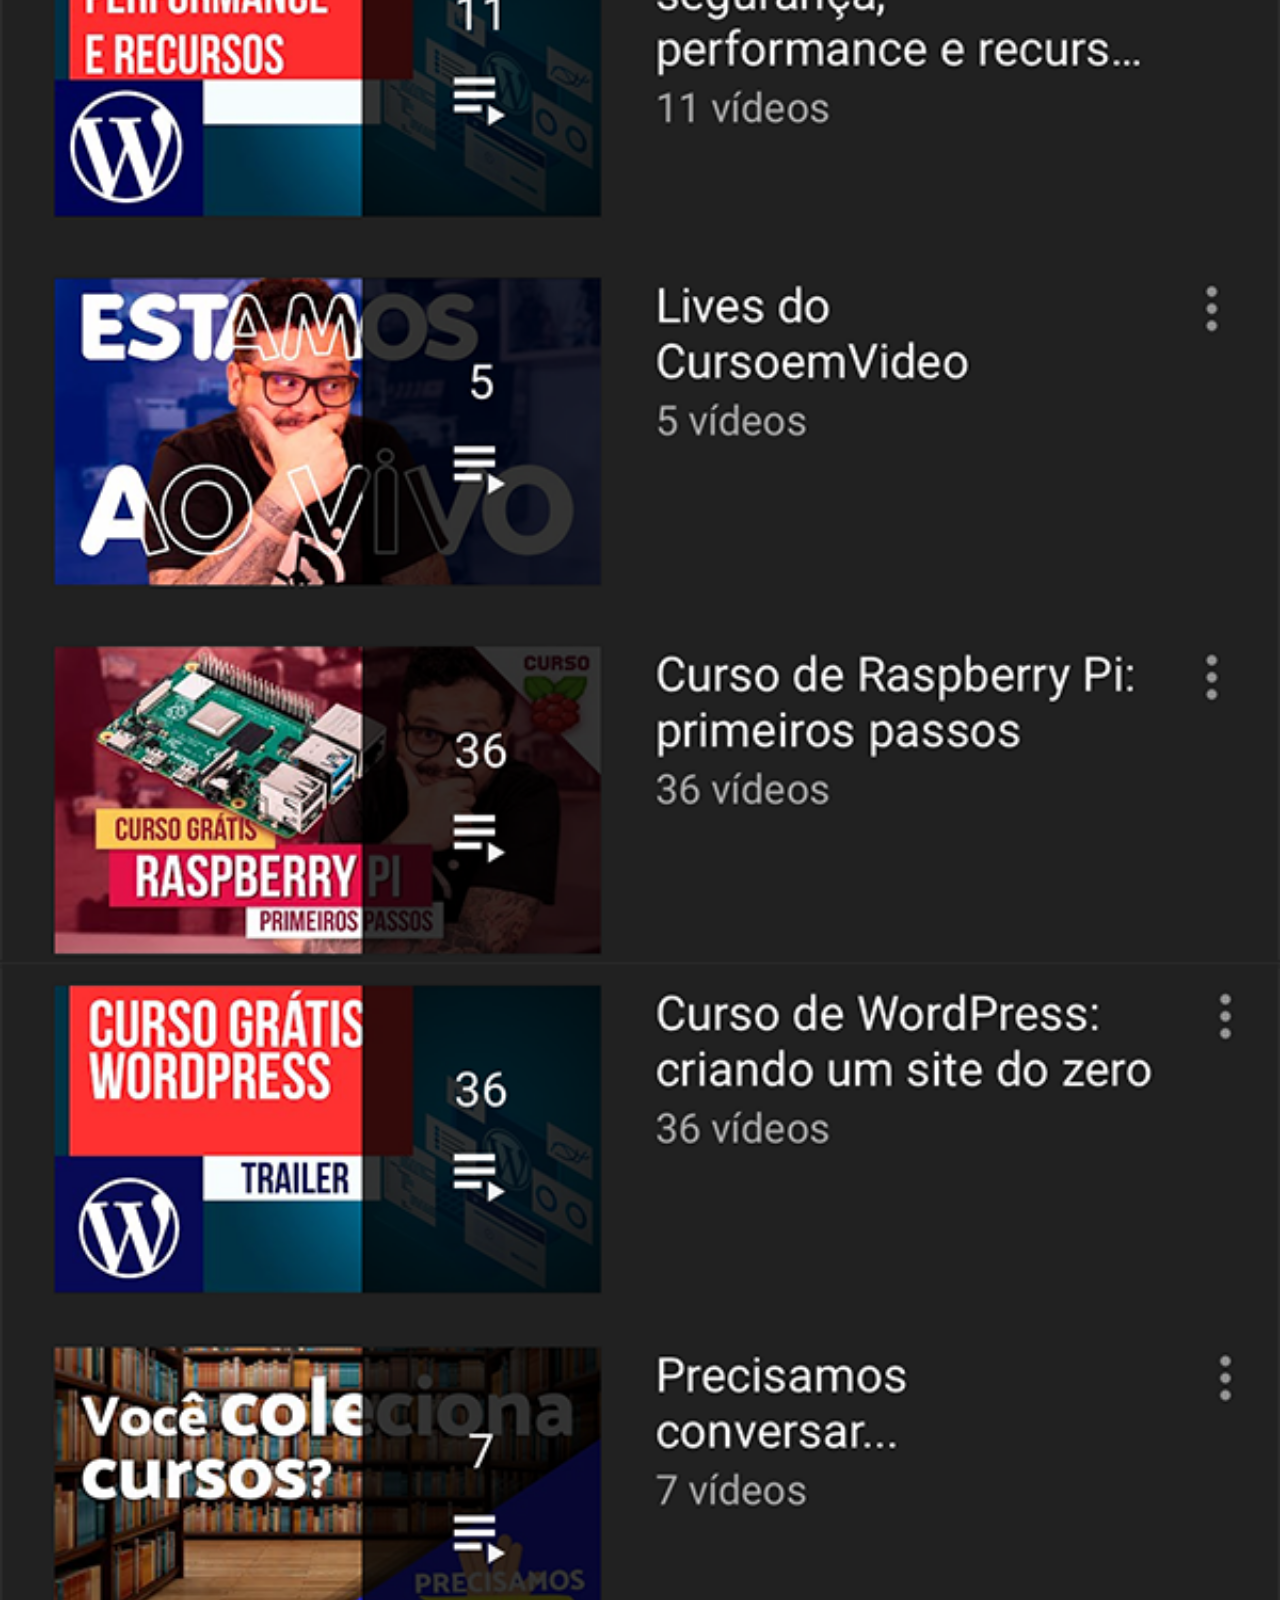
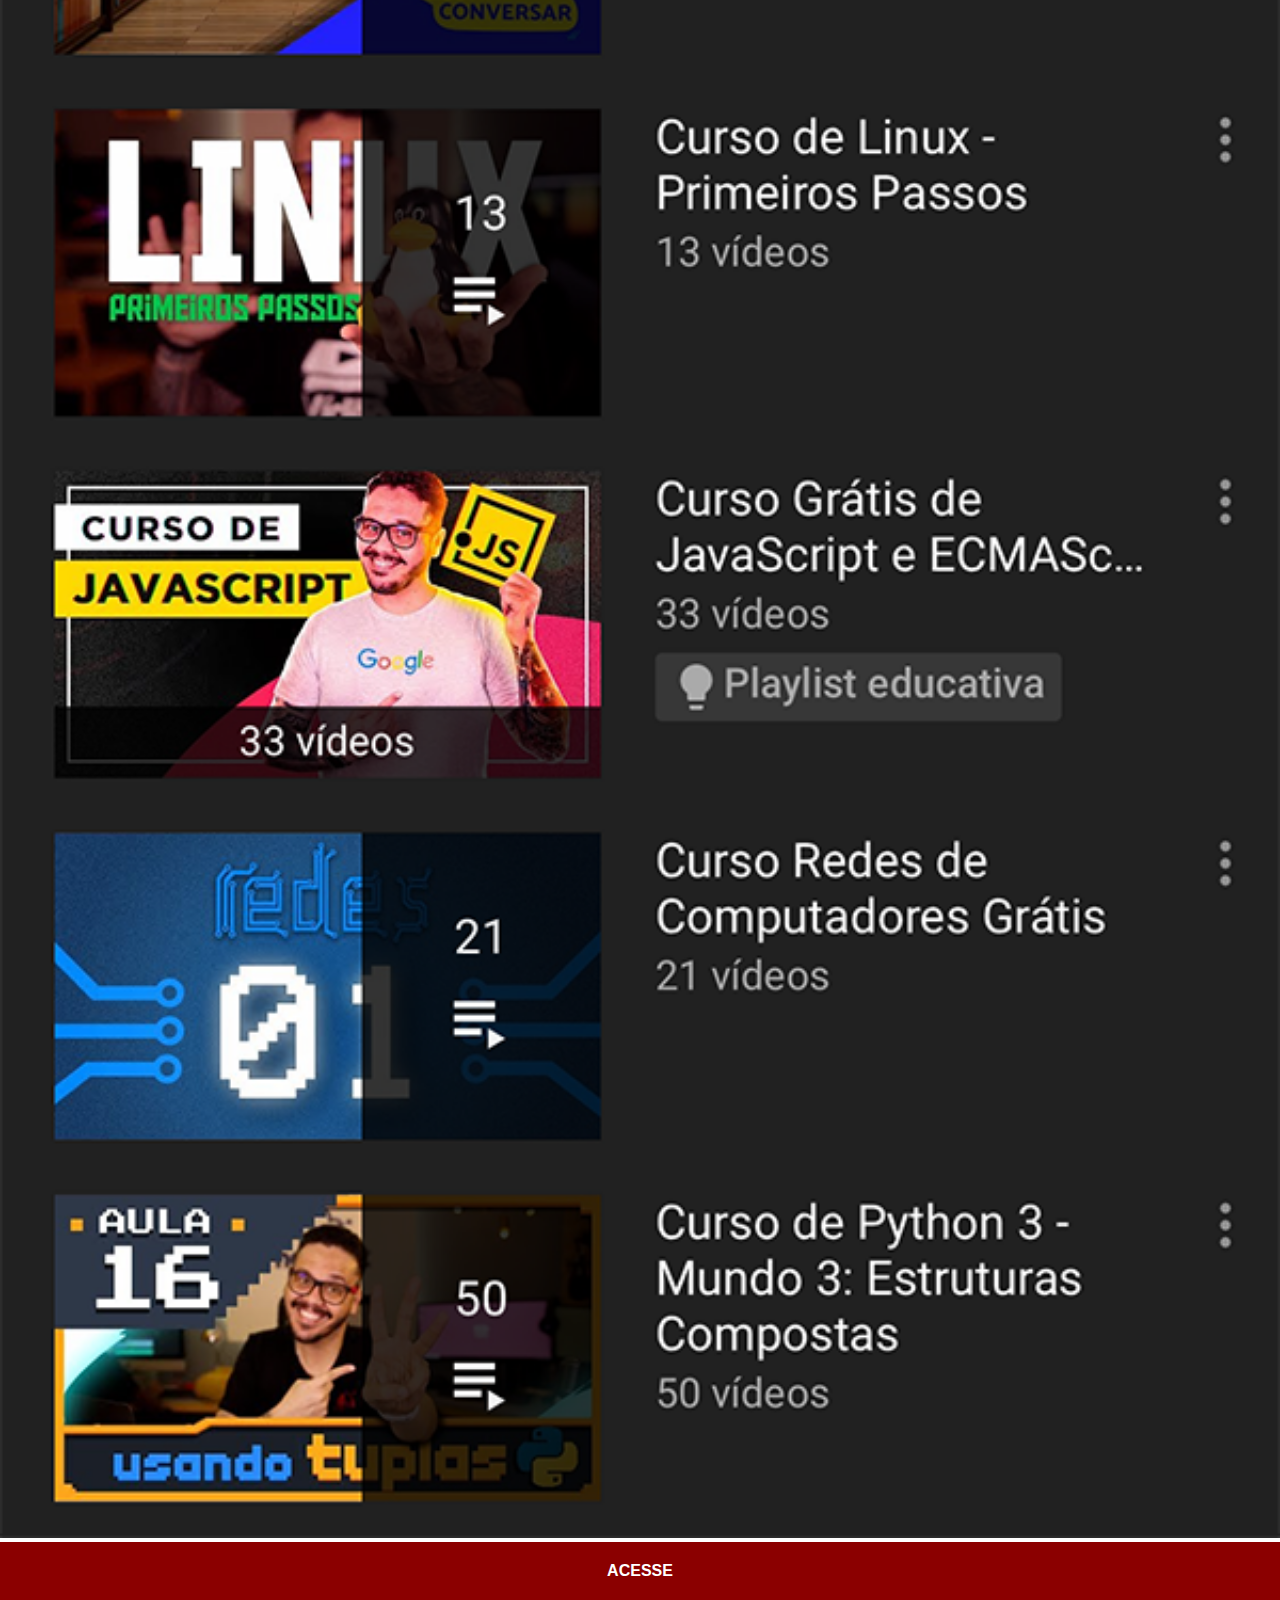
<file: youtube.html>
<!DOCTYPE html>
<html lang="pt-br">
<head>
    <meta charset="UTF-8">
    <meta http-equiv="X-UA-Compatible" content="IE=edge">
    <meta name="viewport" content="width=device-width, initial-scale=1.0">
    <title>YouTube</title>
    <link rel="stylesheet" href="estilos/social.css">
</head>
<body>
    <img src="imagens/tela-youtube.png" alt="YouTube">
    <a href="https://youtube.com" target="_blank" rel="external">ACESSE</a>
</body>
</html>
</file>
<file: estilos/style.css>
@charset "UTF-8";

* {
    margin: 0px;
    padding: 0px;
    font-family: Arial, Helvetica, sans-serif;
}

html, body {
    height: 100vh;
    width: 100vw;
    background-color: black;
}

body {
    background: url('../imagens/fundo_madeira.jpg') no-repeat top center;
    background-size: cover;/*Para cobrir a tela inteira*/
    background-attachment: fixed;/*Fixar para nao haver rolagem*/
}

main {
    position: relative;
    height: 100vh;
}

section#telefone {
    position: absolute;
    top: 50%;
    left: 50%;
    transform: translate(-50%, -50%);

    height: 627px;
    width: 311px;
    background: url('../imagens/frame-iphone.png') no-repeat;
}

iframe#tela {
    position: relative;
    top: 80px;
    left: 22px;
    width: 267px;
    height: 471px;
}

section#redes_sociais {
    text-align: right;
}

section#redes_sociais img {
    width: 50px;
    margin: 10px;
    border-radius: 50%;/*Deixar os icones redondos*/
    box-shadow: 2px 2px 5px rgba(0, 0, 0, 0.4);
    box-sizing: border-box;/*Faz com que a borda faça parte da box*/
}

section#redes_sociais img:hover {
    border: 2px solid rgba(255, 255, 255, 0.6);
    transform: translate(-3px, -3px);
    box-shadow: 5px 5px 10px rgba(0, 0, 0, 0.6);
    transition: transform .4s, border .5s;/*Serve para aplicar efeito de transicoes*/
}
</file>
<file: estilos/social.css>
@charset "UTF-8";

* {
    margin: 0px;
    padding: 0px;
    font-family: Arial, Helvetica, sans-serif;
}

::-webkit-scrollbar {/*Serve para tirar/esconder a barra de rolagem*/
    width: 0px;
    height: 0px;
}

img {
    width: 100vw;
}

a {
    display: block;
    background-color: darkred;
    color: white;
    padding: 20px;
    text-align: center;
    font-weight: bolder;
    text-decoration: none;
}

a:hover {
    background-color: red;
}
</file>
